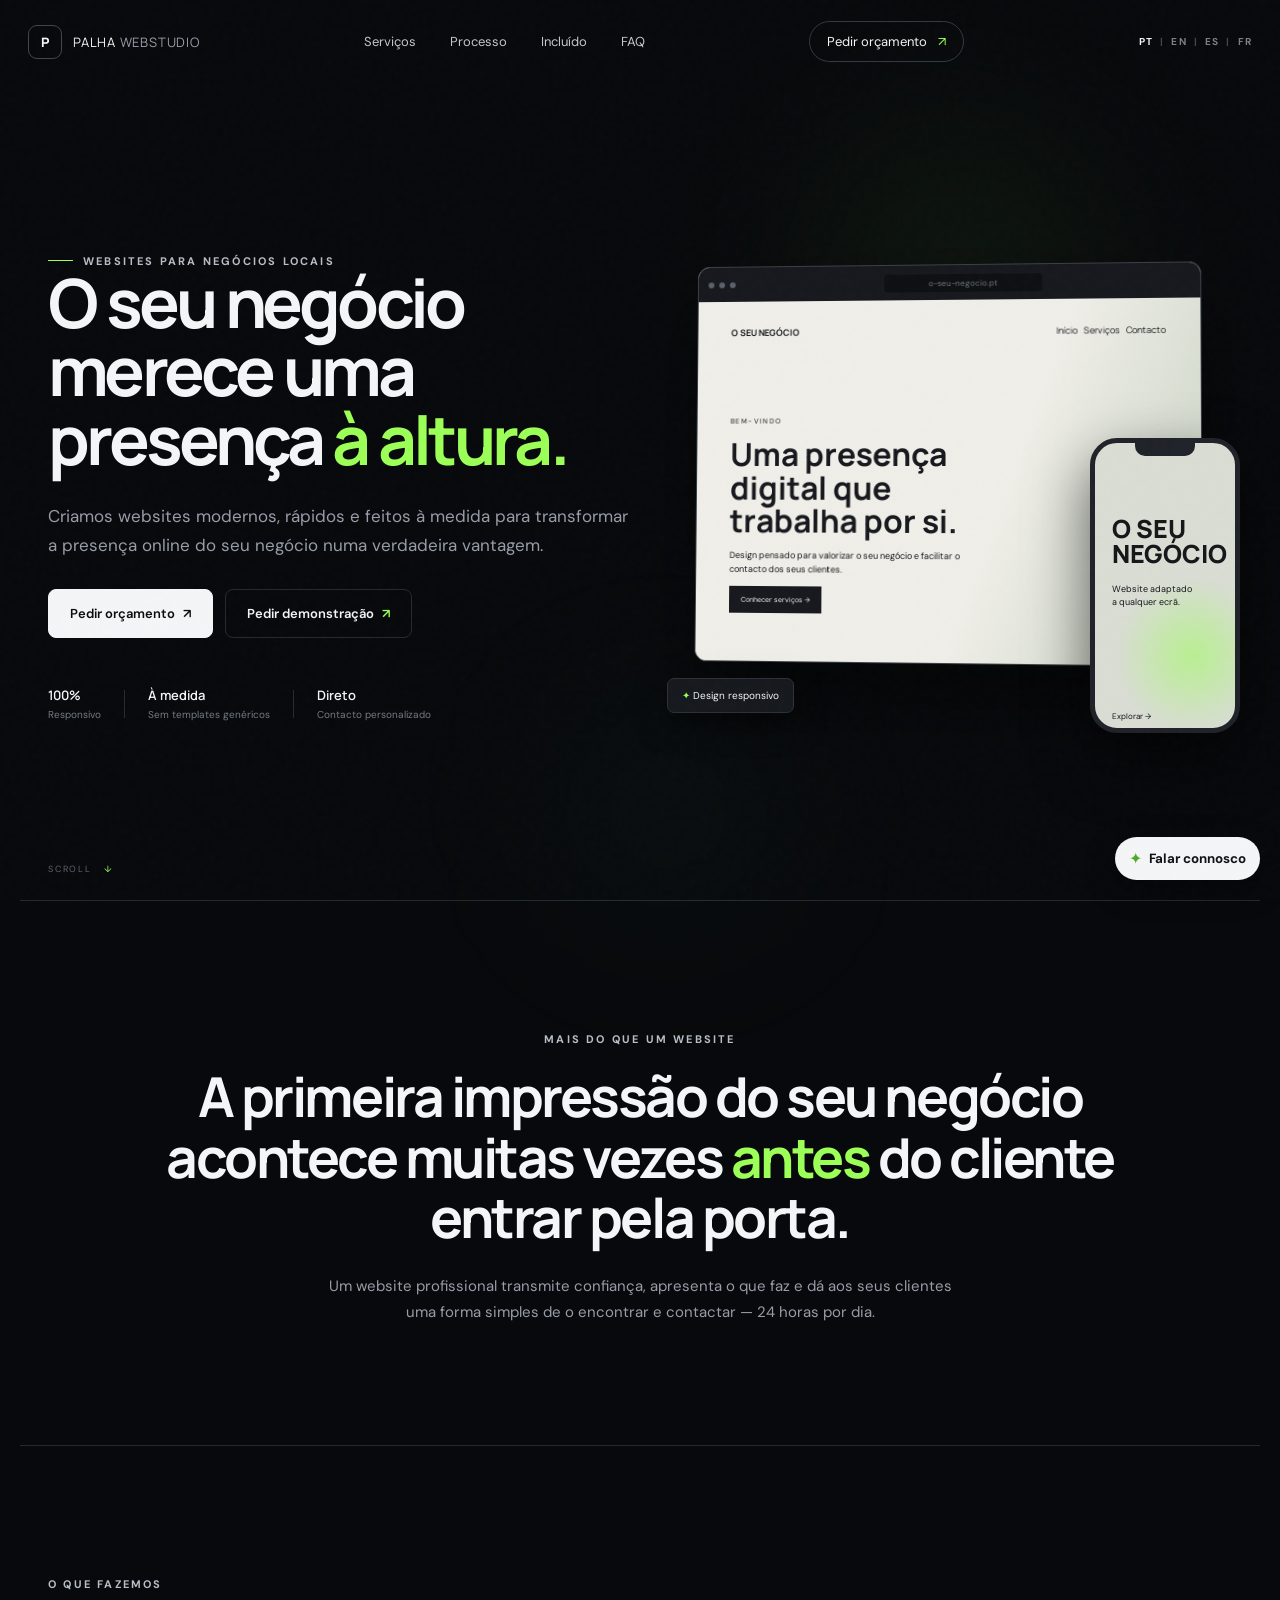
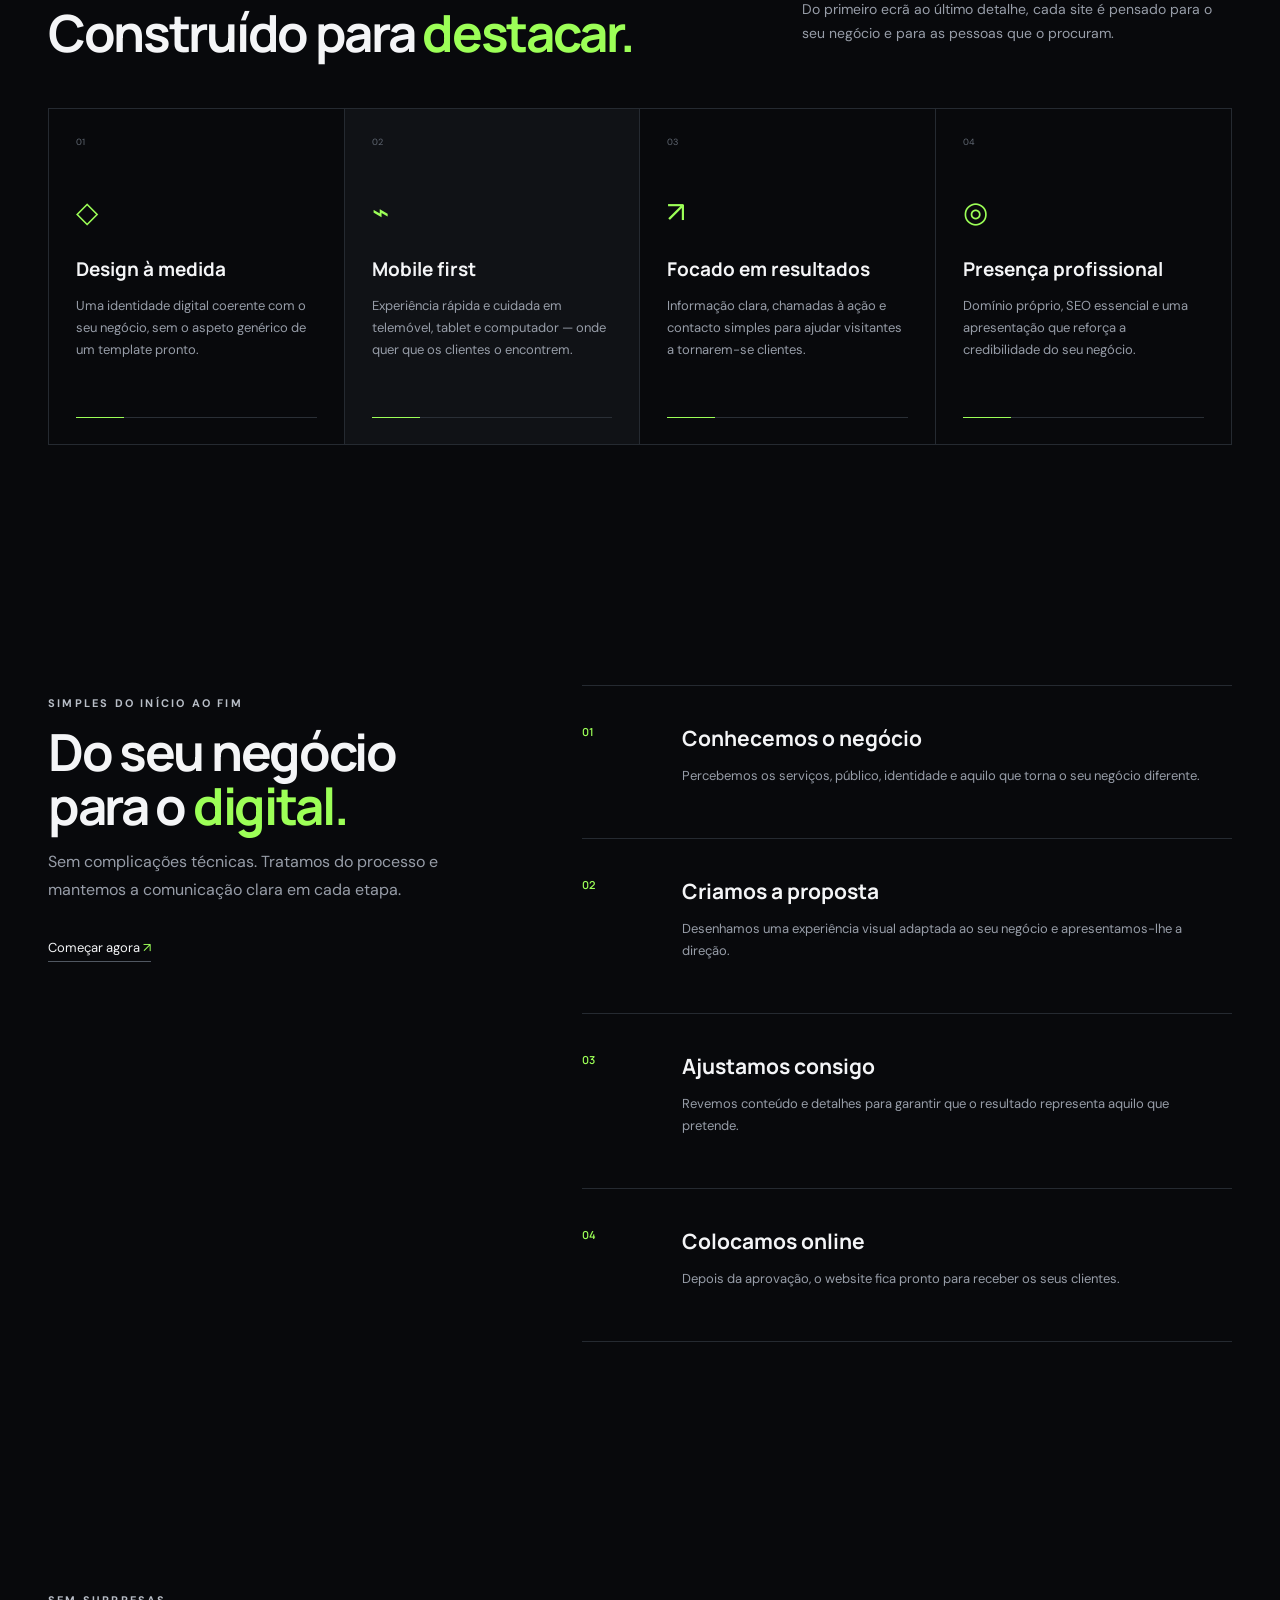
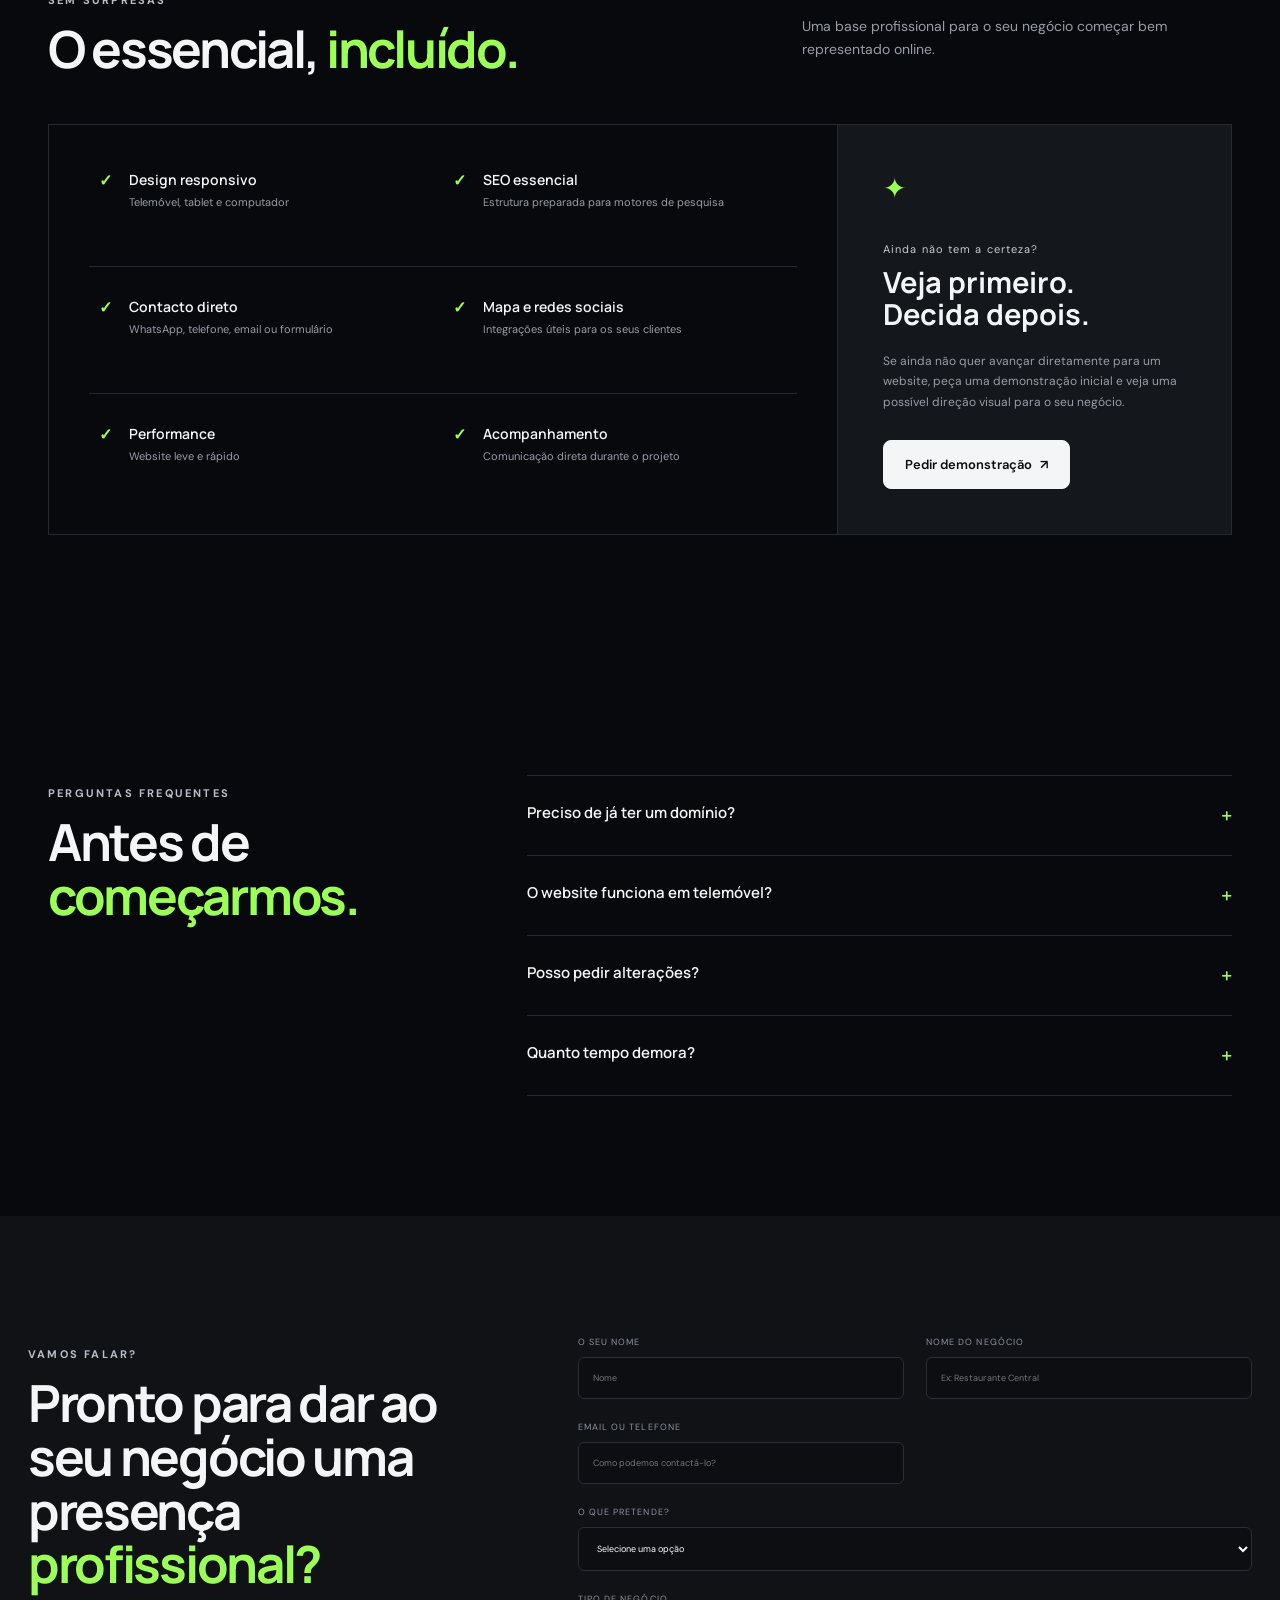
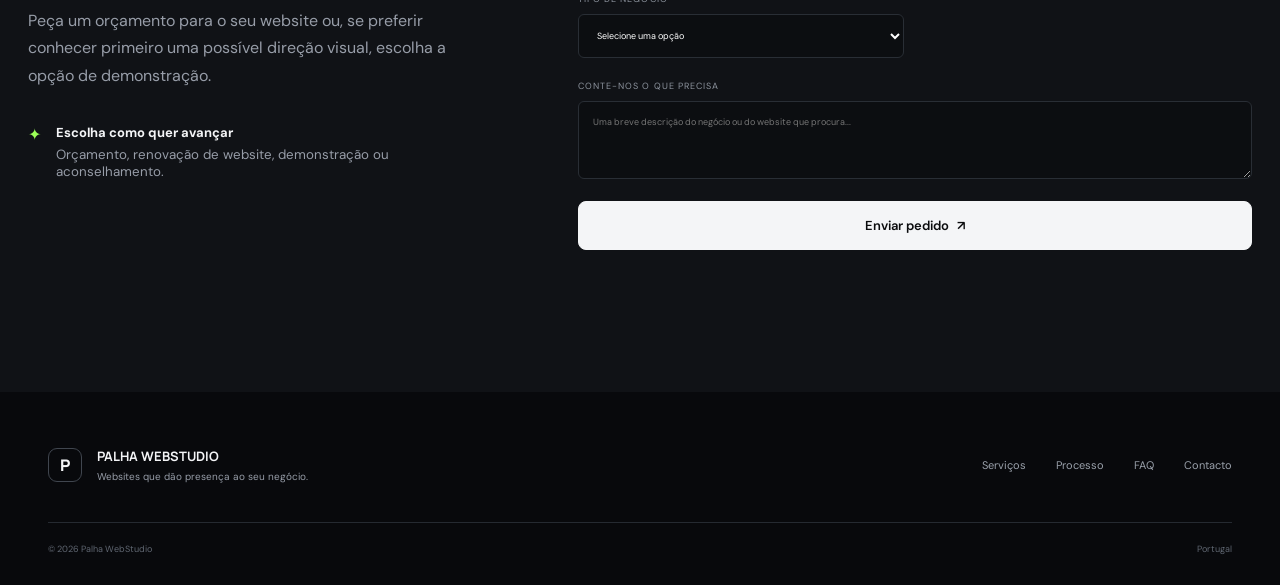
<file: index.html>
<!doctype html>
<html lang="pt-PT">
<head>
  <meta charset="utf-8">
  <meta name="viewport" content="width=device-width, initial-scale=1">

  <title>Criação de Sites Profissionais | Palha WebStudio</title>

  <meta name="description" content="Criação de sites profissionais para restaurantes, cafés, barbearias, ginásios e outros negócios locais em Portugal. Websites modernos, rápidos e adaptados a telemóvel. Peça uma demonstração sem compromisso.">

  <meta name="robots" content="index, follow">
  <link rel="canonical" href="https://palhaweb.pt/">

  <meta property="og:title" content="Palha WebStudio | Criação de Sites Profissionais">
  <meta property="og:description" content="Websites modernos e profissionais para negócios locais em Portugal. Peça uma demonstração sem compromisso.">
  <meta property="og:type" content="website">
  <meta property="og:url" content="https://www.palhaweb.pt/">
  <meta property="og:image" content="https://palhaweb.pt/palhaweb-preview.png">

  <meta name="twitter:card" content="summary_large_image">
  <meta name="twitter:title" content="Palha WebStudio | Criação de Sites Profissionais">
  <meta name="twitter:description" content="Criação de websites modernos para negócios locais em Portugal.">
  <meta name="twitter:image" content="https://palhaweb.pt/palhaweb-preview.png">

  <meta name="theme-color" content="#08090c">

  <link rel="icon" href="/favicon.svg" type="image/svg+xml">
  <link rel="stylesheet" href="style.css">
  <link rel="alternate" hreflang="pt-PT" href="https://palhaweb.pt/">
  <link rel="alternate" hreflang="en" href="https://palhaweb.pt/en/">
  <link rel="alternate" hreflang="es" href="https://palhaweb.pt/es/">
  <link rel="alternate" hreflang="fr" href="https://palhaweb.pt/fr/">
  <link rel="alternate" hreflang="x-default" href="https://palhaweb.pt/">

  <script type="application/ld+json">
  {
    "@context": "https://schema.org",
    "@type": "ProfessionalService",
    "name": "Palha WebStudio",
    "url": "https://palhaweb.pt/",
    "description": "Criação de websites profissionais para negócios locais em Portugal.",
    "areaServed": {
      "@type": "Country",
      "name": "Portugal"
    },
    "serviceType": [
      "Criação de websites",
      "Web design",
      "Desenvolvimento de websites para negócios locais"
    ]
  }
  </script>
  </script>

<!-- Google tag (gtag.js) -->
<script async src="https://www.googletagmanager.com/gtag/js?id=G-YPC4RB14T0"></script>
<script>
  window.dataLayer = window.dataLayer || [];
  function gtag(){dataLayer.push(arguments);}
  gtag('js', new Date());

  gtag('config', 'G-YPC4RB14T0');
</script>

</head>
<body>
  <div class="noise"></div>
  <header class="nav" id="nav">
    <a class="brand" href="#inicio" aria-label="Palha WebStudio">
      <span class="brand-mark">P</span><span>PALHA <b>WEBSTUDIO</b></span>
    </a>
    <nav class="desktop-nav">
      <a href="#servicos">Serviços</a>
      <a href="#processo">Processo</a>
      <a href="#incluido">Incluído</a>
      <a href="#faq">FAQ</a>
    </nav>
    <a class="nav-cta" href="#contacto">Pedir orçamento <span>↗</span></a><div class="language-switcher" aria-label="Language"><a href="/" class="active">PT</a><span>|</span><a href="/en/">EN</a><span>|</span><a href="/es/">ES</a><span>|</span><a href="/fr/">FR</a></div>
    <button class="menu" aria-label="Abrir menu" aria-expanded="false"><span></span><span></span></button>
  </header>

  <div class="mobile-nav">
    <a href="#servicos">Serviços</a><a href="#processo">Processo</a>
    <a href="#incluido">Incluído</a><a href="#faq">FAQ</a><a href="#contacto">Contacto</a>
  
  <div class="mobile-language" aria-label="Language"><a href="/" class="active">Português</a><a href="/en/">English</a><a href="/es/">Español</a><a href="/fr/">Français</a></div></div>

  <main>
    <section class="hero" id="inicio">
      <div class="orb orb-a"></div><div class="orb orb-b"></div>
      <div class="hero-copy reveal">
        <div class="eyebrow"><span></span> WEBSITES PARA NEGÓCIOS LOCAIS</div>
        <h1>O seu negócio merece uma presença <em>à altura.</em></h1>
        <p>Criamos websites modernos, rápidos e feitos à medida para transformar a presença online do seu negócio numa verdadeira vantagem.</p>
        <div class="hero-actions">
          <a class="btn primary" href="#contacto">Pedir orçamento <span>↗</span></a>
          <a class="btn ghost" href="#demonstracao">Pedir demonstração <span>↗</span></a>
        </div>
        <div class="trust">
          <div><strong>100%</strong><small>Responsivo</small></div>
          <i></i><div><strong>À medida</strong><small>Sem templates genéricos</small></div>
          <i></i><div><strong>Direto</strong><small>Contacto personalizado</small></div>
        </div>
      </div>
      <div class="hero-visual reveal">
        <div class="browser">
          <div class="browser-top"><span></span><span></span><span></span><div>o-seu-negocio.pt</div></div>
          <div class="mock">
            <div class="mock-nav"><b>O SEU NEGÓCIO</b><span>Início &nbsp; Serviços &nbsp; Contacto</span></div>
            <div class="mock-body">
              <small>BEM-VINDO</small>
              <h3>Uma presença digital que trabalha por si.</h3>
              <p>Design pensado para valorizar o seu negócio e facilitar o contacto dos seus clientes.</p>
              <button>Conhecer serviços →</button>
            </div>
          </div>
        </div>
        <div class="phone"><div class="phone-notch"></div><div class="phone-content"><b>O SEU<br>NEGÓCIO</b><small>Website adaptado<br>a qualquer ecrã.</small><span>Explorar →</span></div></div>
        <div class="float-tag">✦ Design responsivo</div>
      </div>
      <a href="#servicos" class="scroll">SCROLL <span>↓</span></a>
    </section>

    <section class="statement section">
      <p class="kicker reveal">MAIS DO QUE UM WEBSITE</p>
      <h2 class="reveal">A primeira impressão do seu negócio acontece muitas vezes <span>antes</span> do cliente entrar pela porta.</h2>
      <p class="statement-copy reveal">Um website profissional transmite confiança, apresenta o que faz e dá aos seus clientes uma forma simples de o encontrar e contactar — 24 horas por dia.</p>
    </section>

    <section class="section services" id="servicos">
      <div class="section-head reveal"><div><p class="kicker">O QUE FAZEMOS</p><h2>Construído para <span>destacar.</span></h2></div><p>Do primeiro ecrã ao último detalhe, cada site é pensado para o seu negócio e para as pessoas que o procuram.</p></div>
      <div class="service-grid">
        <article class="service-card reveal"><div class="num">01</div><div class="icon">◇</div><h3>Design à medida</h3><p>Uma identidade digital coerente com o seu negócio, sem o aspeto genérico de um template pronto.</p><span class="line"></span></article>
        <article class="service-card featured reveal"><div class="num">02</div><div class="icon">⌁</div><h3>Mobile first</h3><p>Experiência rápida e cuidada em telemóvel, tablet e computador — onde quer que os clientes o encontrem.</p><span class="line"></span></article>
        <article class="service-card reveal"><div class="num">03</div><div class="icon">↗</div><h3>Focado em resultados</h3><p>Informação clara, chamadas à ação e contacto simples para ajudar visitantes a tornarem-se clientes.</p><span class="line"></span></article>
        <article class="service-card reveal"><div class="num">04</div><div class="icon">◎</div><h3>Presença profissional</h3><p>Domínio próprio, SEO essencial e uma apresentação que reforça a credibilidade do seu negócio.</p><span class="line"></span></article>
      </div>
    </section>

    <section class="section process" id="processo">
      <div class="process-intro reveal"><p class="kicker">SIMPLES DO INÍCIO AO FIM</p><h2>Do seu negócio<br>para o <span>digital.</span></h2><p>Sem complicações técnicas. Tratamos do processo e mantemos a comunicação clara em cada etapa.</p><a href="#contacto">Começar agora <span>↗</span></a></div>
      <div class="steps">
        <article class="step reveal"><div class="step-no">01</div><div><h3>Conhecemos o negócio</h3><p>Percebemos os serviços, público, identidade e aquilo que torna o seu negócio diferente.</p></div></article>
        <article class="step reveal"><div class="step-no">02</div><div><h3>Criamos a proposta</h3><p>Desenhamos uma experiência visual adaptada ao seu negócio e apresentamos-lhe a direção.</p></div></article>
        <article class="step reveal"><div class="step-no">03</div><div><h3>Ajustamos consigo</h3><p>Revemos conteúdo e detalhes para garantir que o resultado representa aquilo que pretende.</p></div></article>
        <article class="step reveal"><div class="step-no">04</div><div><h3>Colocamos online</h3><p>Depois da aprovação, o website fica pronto para receber os seus clientes.</p></div></article>
      </div>
    </section>

    <section class="section included" id="incluido">
      <div class="section-head reveal"><div><p class="kicker">SEM SURPRESAS</p><h2>O essencial, <span>incluído.</span></h2></div><p>Uma base profissional para o seu negócio começar bem representado online.</p></div>
      <div class="include-wrap reveal">
        <div class="include-main">
          <div class="check"><b>✓</b><span><strong>Design responsivo</strong><small>Telemóvel, tablet e computador</small></span></div>
          <div class="check"><b>✓</b><span><strong>SEO essencial</strong><small>Estrutura preparada para motores de pesquisa</small></span></div>
          <div class="check"><b>✓</b><span><strong>Contacto direto</strong><small>WhatsApp, telefone, email ou formulário</small></span></div>
          <div class="check"><b>✓</b><span><strong>Mapa e redes sociais</strong><small>Integrações úteis para os seus clientes</small></span></div>
          <div class="check"><b>✓</b><span><strong>Performance</strong><small>Website leve e rápido</small></span></div>
          <div class="check"><b>✓</b><span><strong>Acompanhamento</strong><small>Comunicação direta durante o projeto</small></span></div>
        </div>
        <aside id="demonstracao"><span class="spark">✦</span><p>Ainda não tem a certeza?</p><h3>Veja primeiro.<br>Decida depois.</h3><p class="muted">Se ainda não quer avançar diretamente para um website, peça uma demonstração inicial e veja uma possível direção visual para o seu negócio.</p><a class="btn primary" href="#contacto">Pedir demonstração <span>↗</span></a></aside>
      </div>
    </section>

    <section class="section faq" id="faq">
      <div class="faq-title reveal"><p class="kicker">PERGUNTAS FREQUENTES</p><h2>Antes de<br><span>começarmos.</span></h2></div>
      <div class="accordion">
        <details class="reveal"><summary>Preciso de já ter um domínio?<span>+</span></summary><p>Não. Podemos orientar a configuração do domínio adequado ao seu negócio durante o processo.</p></details>
        <details class="reveal"><summary>O website funciona em telemóvel?<span>+</span></summary><p>Sim. Todos os websites são desenvolvidos para se adaptarem a telemóveis, tablets e computadores.</p></details>
        <details class="reveal"><summary>Posso pedir alterações?<span>+</span></summary><p>Sim. Antes da publicação revemos consigo os conteúdos e os principais detalhes do website.</p></details>
        <details class="reveal"><summary>Quanto tempo demora?<span>+</span></summary><p>Depende da dimensão e das funcionalidades do projeto. Depois de percebermos o que precisa, indicamos um prazo concreto.</p></details>
      </div>
    </section>

    <section class="contact section" id="contacto">
      <div class="contact-copy reveal">
        <p class="kicker">VAMOS FALAR?</p>
        <h2>Pronto para dar ao seu negócio uma presença <span>profissional?</span></h2>
        <p>Peça um orçamento para o seu website ou, se preferir conhecer primeiro uma possível direção visual, escolha a opção de demonstração.</p>
        <div class="contact-note"><span>✦</span><p><strong>Escolha como quer avançar</strong><small>Orçamento, renovação de website, demonstração ou aconselhamento.</small></p></div>
      </div>
     <form class="contact-form reveal" id="leadForm" action="https://formspree.io/f/mjgndrgn" method="POST">
        <label>O SEU NOME<input name="nome" required placeholder="Nome"></label>
        <label>NOME DO NEGÓCIO<input name="negocio" required placeholder="Ex: Restaurante Central"></label>
        <label>EMAIL OU TELEFONE<input name="contacto" required placeholder="Como podemos contactá-lo?"></label>
        <label class="full">O QUE PRETENDE?
          <select name="objetivo" required>
            <option value="">Selecione uma opção</option>
            <option>Quero criar um website</option>
            <option>Quero renovar o meu website atual</option>
            <option>Quero primeiro uma demonstração</option>
            <option>Ainda não sei / quero aconselhamento</option>
          </select>
        </label>
        <label>TIPO DE NEGÓCIO<select name="tipo"><option>Selecione uma opção</option><option>Restaurante / Café</option><option>Barbearia / Cabeleireiro</option><option>Ginásio / Fitness</option><option>Alojamento / Turismo</option><option>Serviços</option><option>Outro</option></select></label>
        <label class="full">CONTE-NOS O QUE PRECISA<textarea name="mensagem" rows="4" placeholder="Uma breve descrição do negócio ou do website que procura..."></textarea></label>
        <button class="btn primary full" type="submit">Enviar pedido <span>↗</span></button>
        <p class="form-status full" id="formStatus"></p>
      </form>
    </section>
  </main>

  <footer>
    <div class="footer-brand"><span class="brand-mark">P</span><div><strong>PALHA WEBSTUDIO</strong><small>Websites que dão presença ao seu negócio.</small></div></div>
    <div class="footer-links"><a href="#servicos">Serviços</a><a href="#processo">Processo</a><a href="#faq">FAQ</a><a href="#contacto">Contacto</a></div>
    <div class="footer-bottom"><span>© <span id="year"></span> Palha WebStudio</span><span>Portugal</span></div>
  </footer>

  <a class="whatsapp" href="#contacto" aria-label="Contactar"><span>✦</span><small>Falar connosco</small></a>
  <script src="script.js"></script>
</body>
</html>
</file>
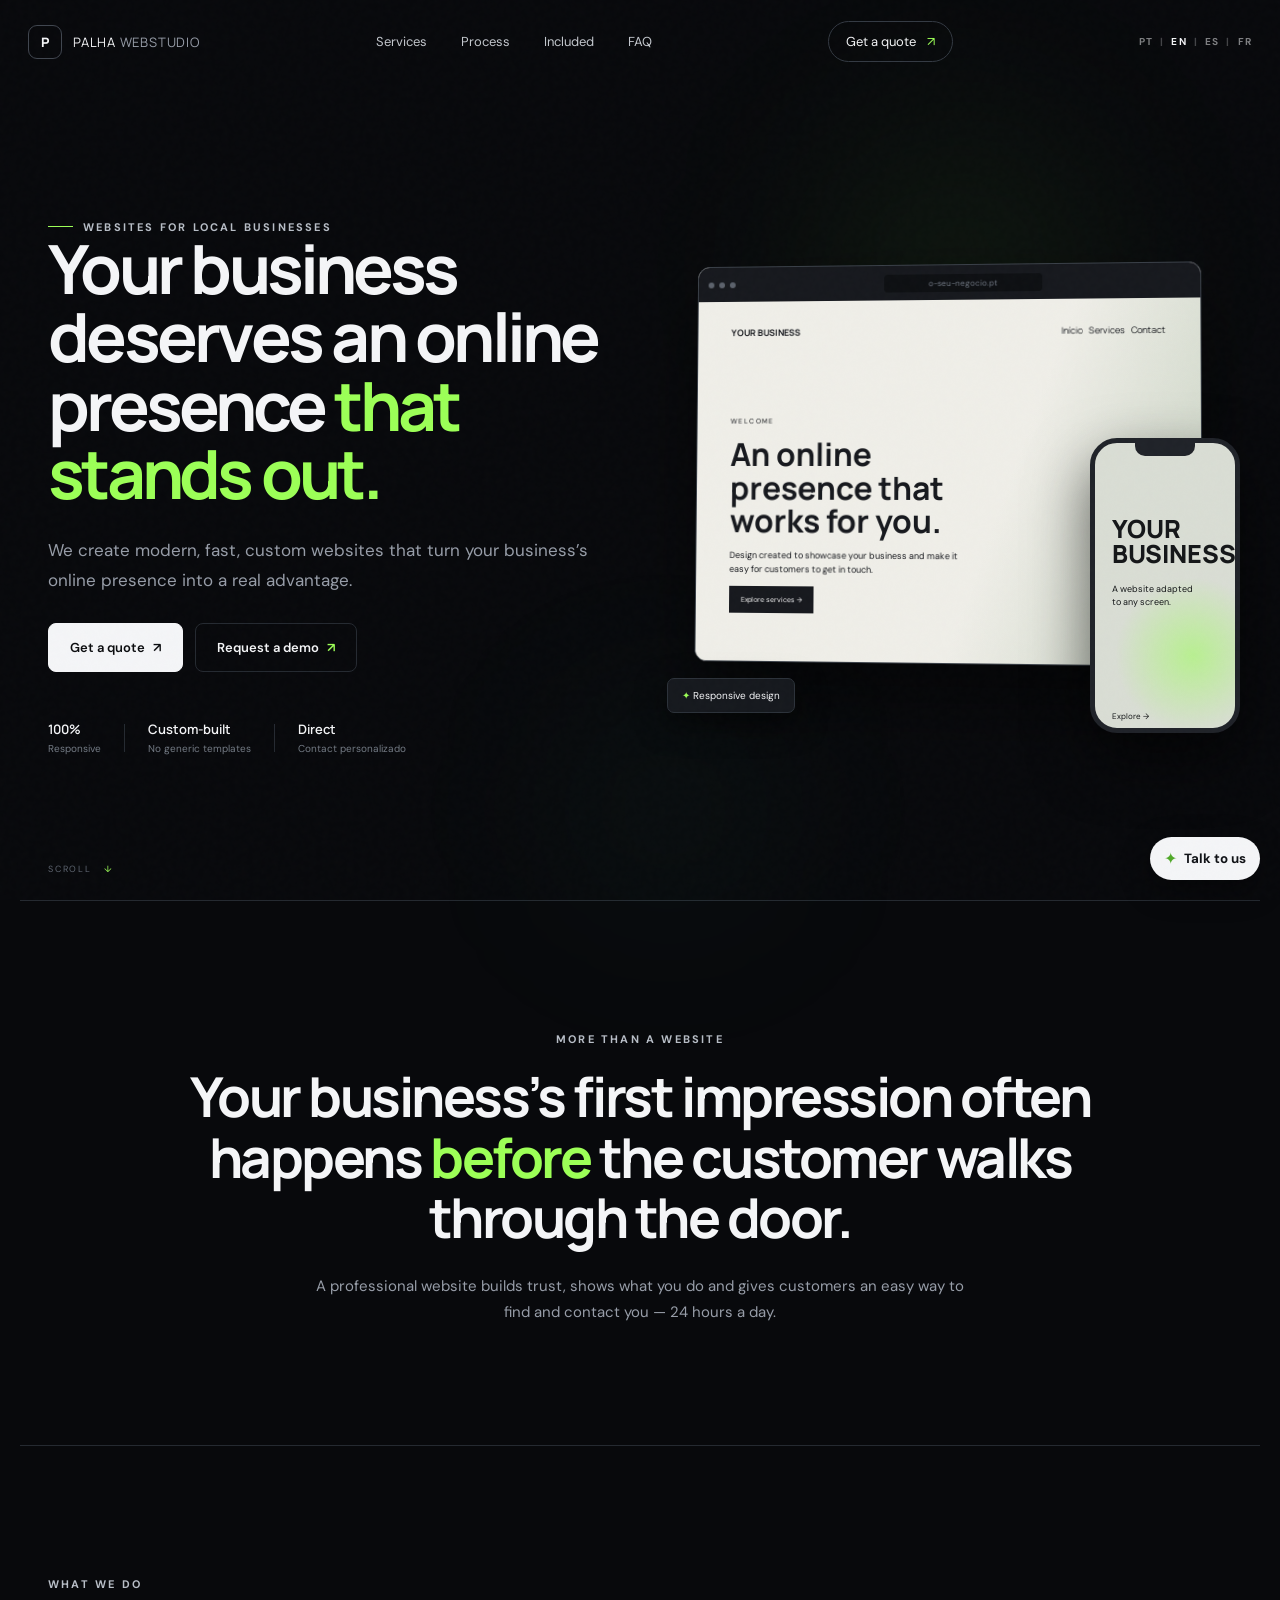
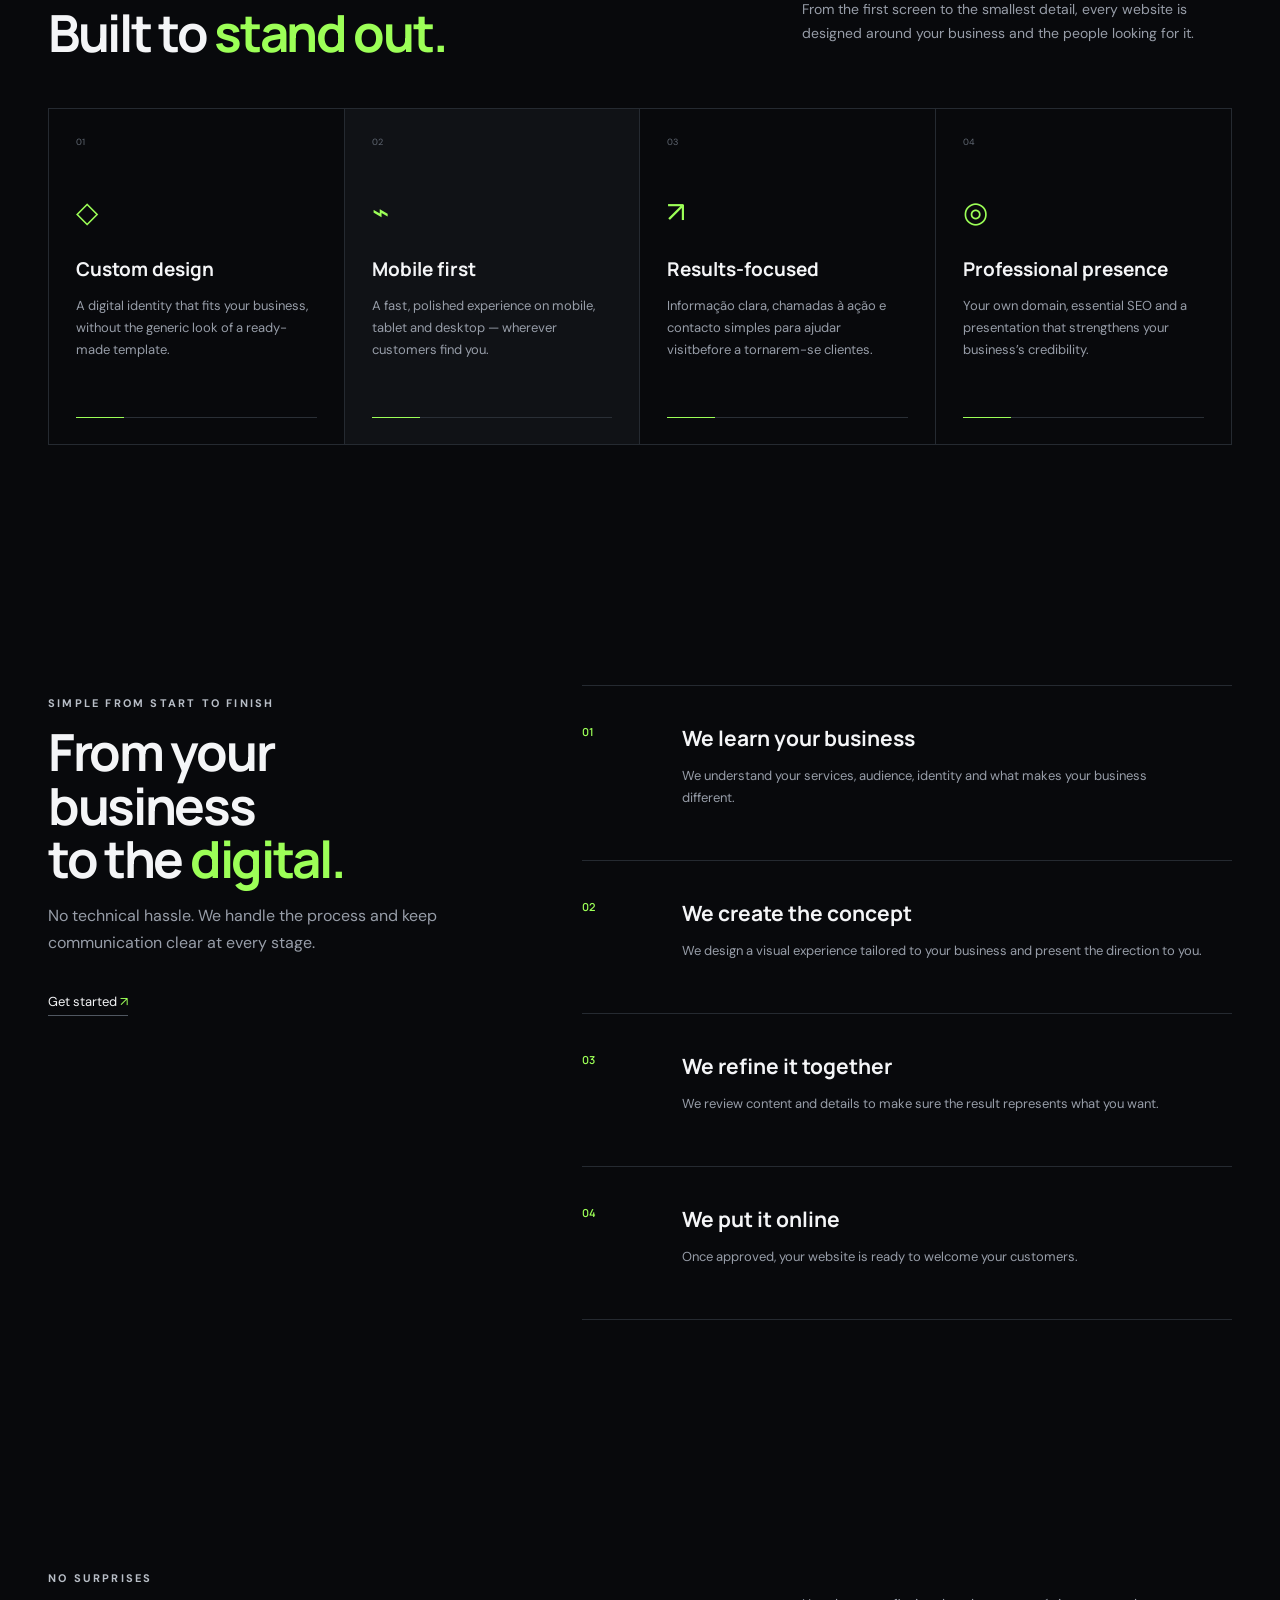
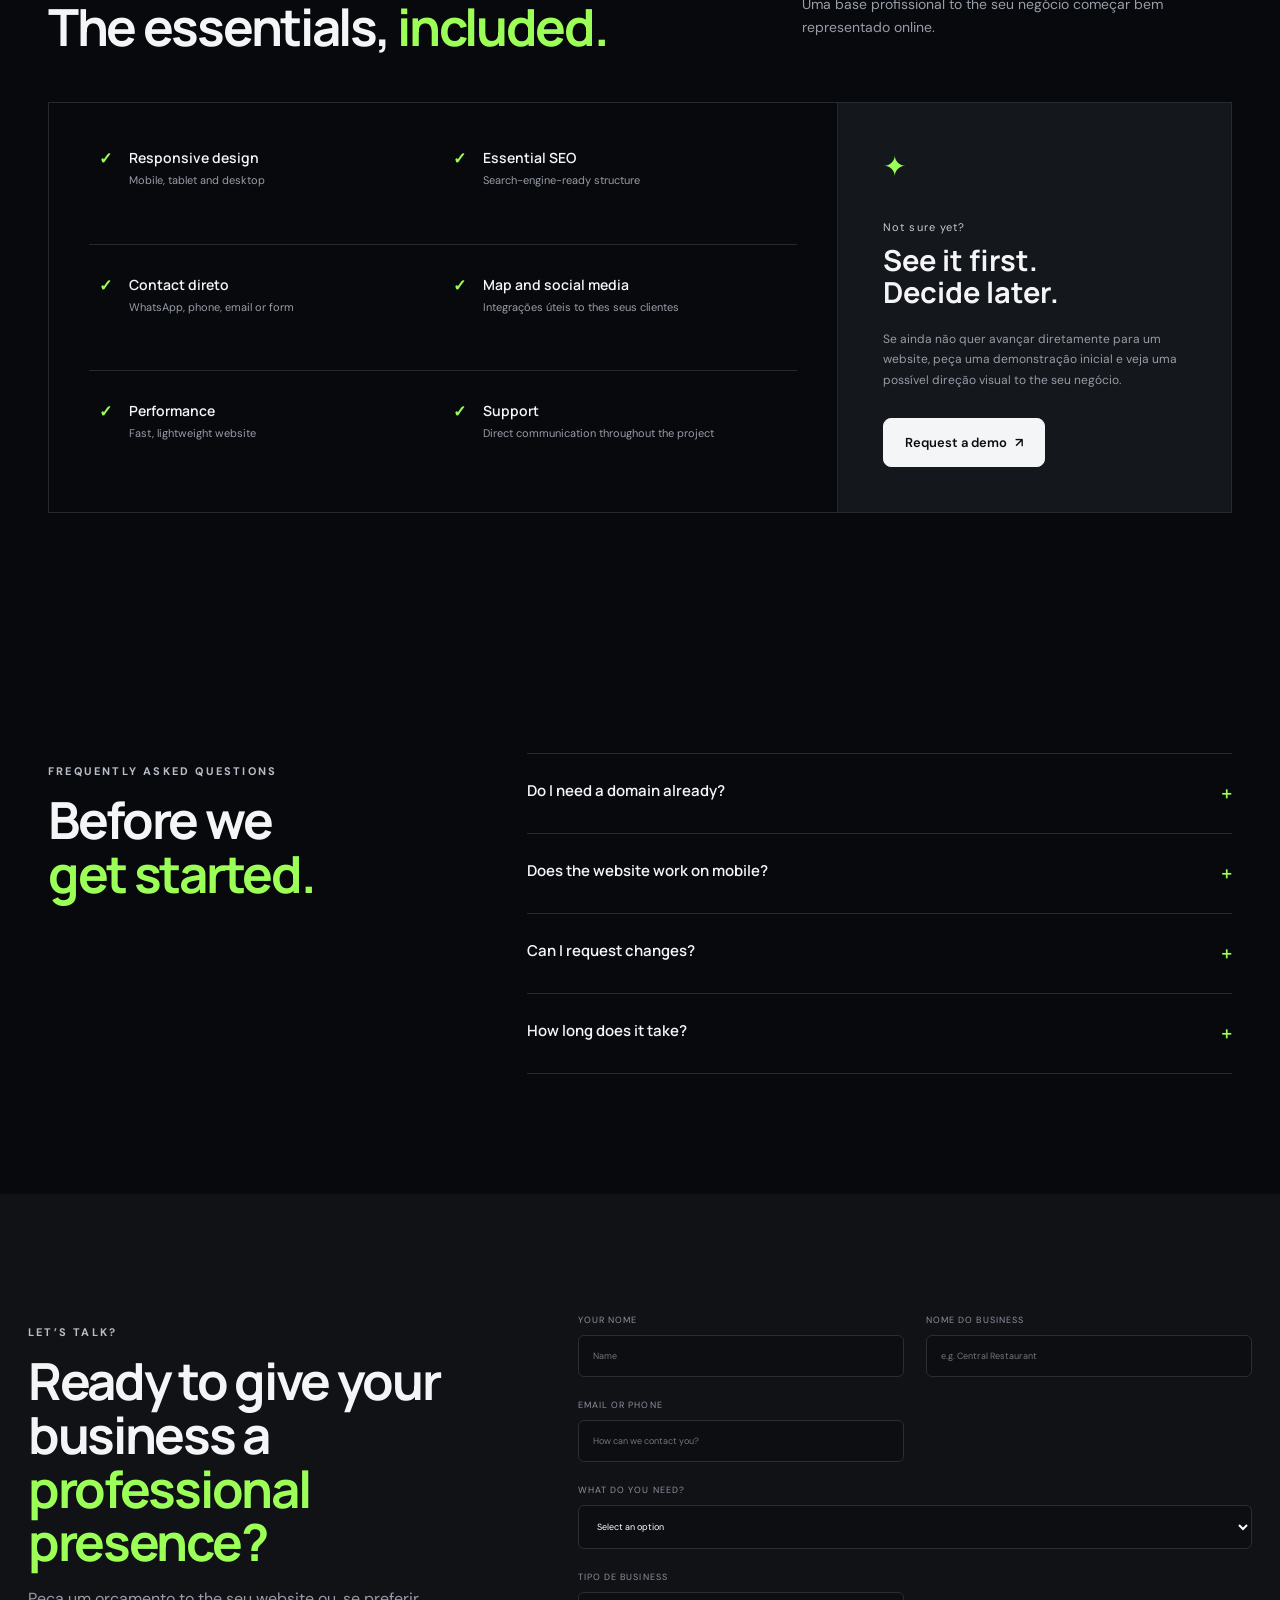
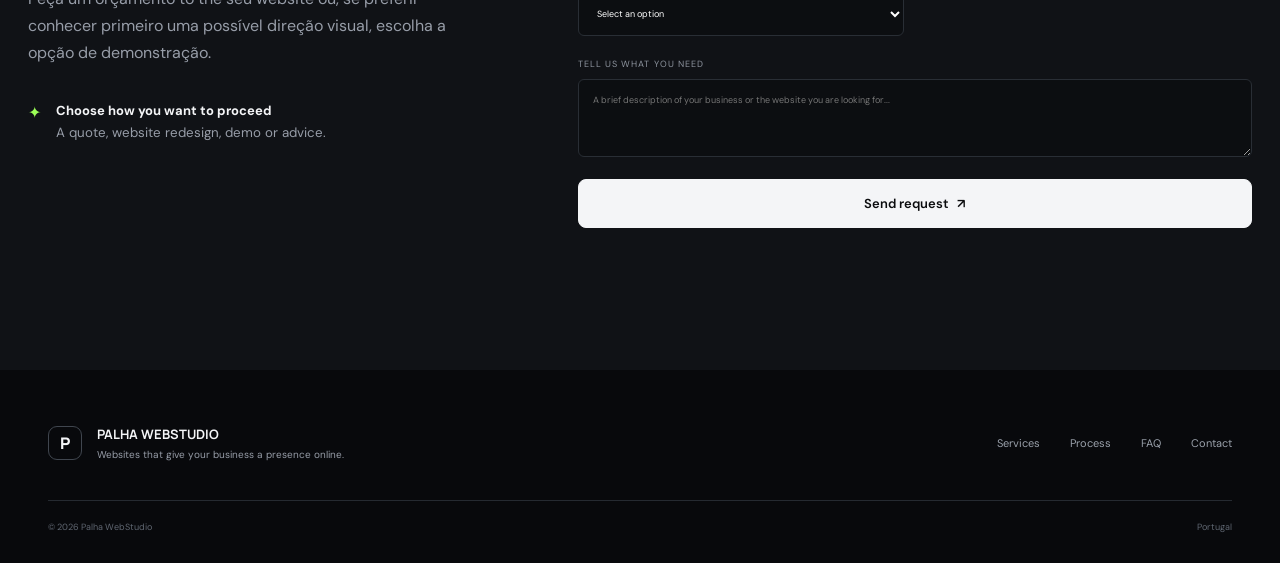
<file: en/index.html>
<!doctype html>
<html lang="en">
<head>
  <meta charset="utf-8">
  <meta name="viewport" content="width=device-width, initial-scale=1">

  <title>Professional Website Design | Palha WebStudio</title>

<meta name="description" content="Professional website design for restaurants, cafés, barbershops, gyms and other local businesses in Portugal. Modern, fast and mobile-friendly websites.">

  <meta name="robots" content="index, follow">
  <link rel="canonical" href="https://palhaweb.pt/en/">

  <meta property="og:title" content="Palha WebStudio | Professional Website Design">
 <meta property="og:description" content="Modern and professional websites for local businesses. Request a free, no-obligation demo.">
  <meta property="og:type" content="website">
  <meta property="og:url" content="https://palhaweb.pt/en/">
  <meta property="og:image" content="https://palhaweb.pt/palhaweb-preview.png">

  <meta name="twitter:card" content="summary_large_image">
  <meta name="twitter:title" content="Palha WebStudio | Professional Website Design">
  <meta name="twitter:description" content="Modern and professional website design for local businesses.">
  <meta name="twitter:image" content="https://palhaweb.pt/palhaweb-preview.png">

  <meta name="theme-color" content="#08090c">

  <link rel="icon" href="../favicon.svg" type="image/svg+xml">
  <link rel="stylesheet" href="../style.css">
  <link rel="alternate" hreflang="pt-PT" href="https://palhaweb.pt/">
  <link rel="alternate" hreflang="en" href="https://palhaweb.pt/en/">
  <link rel="alternate" hreflang="es" href="https://palhaweb.pt/es/">
  <link rel="alternate" hreflang="fr" href="https://palhaweb.pt/fr/">
  <link rel="alternate" hreflang="x-default" href="https://palhaweb.pt/">


  <script type="application/ld+json">
  {
    "@context": "https://schema.org",
    "@type": "ProfessionalService",
    "name": "Palha WebStudio",
    "url": "https://palhaweb.pt/",
    "description": "Professional website design for local businesses in Portugal.",
    "areaServed": {
      "@type": "Country",
      "name": "Portugal"
    },
    "serviceType": [
      "Criação de websites",
      "Web design",
      "Desenvolvimento de websites para negócios locais"
    ]
  }
  </script>
  </script>

<!-- Google tag (gtag.js) -->
<script async src="https://www.googletagmanager.com/gtag/js?id=G-YPC4RB14T0"></script>
<script>
  window.dataLayer = window.dataLayer || [];
  function gtag(){dataLayer.push(arguments);}
  gtag('js', new Date());

  gtag('config', 'G-YPC4RB14T0');
</script>

</head>
<body>
  <div class="noise"></div>
  <header class="nav" id="nav">
    <a class="brand" href="#inicio" aria-label="Palha WebStudio">
      <span class="brand-mark">P</span><span>PALHA <b>WEBSTUDIO</b></span>
    </a>
    <nav class="desktop-nav">
      <a href="#servicos">Services</a>
      <a href="#processo">Process</a>
      <a href="#incluido">Included</a>
      <a href="#faq">FAQ</a>
    </nav>
    <a class="nav-cta" href="#contacto">Get a quote <span>↗</span></a><div class="language-switcher" aria-label="Language"><a href="/">PT</a><span>|</span><a href="/en/" class="active">EN</a><span>|</span><a href="/es/">ES</a><span>|</span><a href="/fr/">FR</a></div>
    <button class="menu" aria-label="Open menu" aria-expanded="false"><span></span><span></span></button>
  </header>

  <div class="mobile-nav">
    <a href="#servicos">Services</a><a href="#processo">Process</a>
    <a href="#incluido">Included</a><a href="#faq">FAQ</a><a href="#contacto">Contact</a>
  
  <div class="mobile-language" aria-label="Language"><a href="/">Português</a><a href="/en/" class="active">English</a><a href="/es/">Español</a><a href="/fr/">Français</a></div></div>

  <main>
    <section class="hero" id="inicio">
      <div class="orb orb-a"></div><div class="orb orb-b"></div>
      <div class="hero-copy reveal">
        <div class="eyebrow"><span></span> WEBSITES FOR LOCAL BUSINESSES</div>
        <h1>Your business deserves an online presence <em>that stands out.</em></h1>
        <p>We create modern, fast, custom websites that turn your business’s online presence into a real advantage.</p>
        <div class="hero-actions">
          <a class="btn primary" href="#contacto">Get a quote <span>↗</span></a>
          <a class="btn ghost" href="#demonstracao">Request a demo <span>↗</span></a>
        </div>
        <div class="trust">
          <div><strong>100%</strong><small>Responsive</small></div>
          <i></i><div><strong>Custom-built</strong><small>No generic templates</small></div>
          <i></i><div><strong>Direct</strong><small>Contact personalizado</small></div>
        </div>
      </div>
      <div class="hero-visual reveal">
        <div class="browser">
          <div class="browser-top"><span></span><span></span><span></span><div>o-seu-negocio.pt</div></div>
          <div class="mock">
            <div class="mock-nav"><b>YOUR BUSINESS</b><span>Início &nbsp; Services &nbsp; Contact</span></div>
            <div class="mock-body">
              <small>WELCOME</small>
              <h3>An online presence that works for you.</h3>
              <p>Design created to showcase your business and make it easy for customers to get in touch.</p>
              <button>Explore services →</button>
            </div>
          </div>
        </div>
        <div class="phone"><div class="phone-notch"></div><div class="phone-content"><b>YOUR<br>BUSINESS</b><small>A website adapted<br>to any screen.</small><span>Explore →</span></div></div>
        <div class="float-tag">✦ Responsive design</div>
      </div>
      <a href="#servicos" class="scroll">SCROLL <span>↓</span></a>
    </section>

    <section class="statement section">
      <p class="kicker reveal">MORE THAN A WEBSITE</p>
      <h2 class="reveal">Your business’s first impression often happens <span>before</span> the customer walks through the door.</h2>
      <p class="statement-copy reveal">A professional website builds trust, shows what you do and gives customers an easy way to find and contact you — 24 hours a day.</p>
    </section>

    <section class="section services" id="servicos">
      <div class="section-head reveal"><div><p class="kicker">WHAT WE DO</p><h2>Built to <span>stand out.</span></h2></div><p>From the first screen to the smallest detail, every website is designed around your business and the people looking for it.</p></div>
      <div class="service-grid">
        <article class="service-card reveal"><div class="num">01</div><div class="icon">◇</div><h3>Custom design</h3><p>A digital identity that fits your business, without the generic look of a ready-made template.</p><span class="line"></span></article>
        <article class="service-card featured reveal"><div class="num">02</div><div class="icon">⌁</div><h3>Mobile first</h3><p>A fast, polished experience on mobile, tablet and desktop — wherever customers find you.</p><span class="line"></span></article>
        <article class="service-card reveal"><div class="num">03</div><div class="icon">↗</div><h3>Results-focused</h3><p>Informação clara, chamadas à ação e contacto simples para ajudar visitbefore a tornarem-se clientes.</p><span class="line"></span></article>
        <article class="service-card reveal"><div class="num">04</div><div class="icon">◎</div><h3>Professional presence</h3><p>Your own domain, essential SEO and a presentation that strengthens your business’s credibility.</p><span class="line"></span></article>
      </div>
    </section>

    <section class="section process" id="processo">
      <div class="process-intro reveal"><p class="kicker">SIMPLE FROM START TO FINISH</p><h2>From your business<br>to the <span>digital.</span></h2><p>No technical hassle. We handle the process and keep communication clear at every stage.</p><a href="#contacto">Get started <span>↗</span></a></div>
      <div class="steps">
        <article class="step reveal"><div class="step-no">01</div><div><h3>We learn your business</h3><p>We understand your services, audience, identity and what makes your business different.</p></div></article>
        <article class="step reveal"><div class="step-no">02</div><div><h3>We create the concept</h3><p>We design a visual experience tailored to your business and present the direction to you.</p></div></article>
        <article class="step reveal"><div class="step-no">03</div><div><h3>We refine it together</h3><p>We review content and details to make sure the result represents what you want.</p></div></article>
        <article class="step reveal"><div class="step-no">04</div><div><h3>We put it online</h3><p>Once approved, your website is ready to welcome your customers.</p></div></article>
      </div>
    </section>

    <section class="section included" id="incluido">
      <div class="section-head reveal"><div><p class="kicker">NO SURPRISES</p><h2>The essentials, <span>included.</span></h2></div><p>Uma base profissional to the seu negócio começar bem representado online.</p></div>
      <div class="include-wrap reveal">
        <div class="include-main">
          <div class="check"><b>✓</b><span><strong>Responsive design</strong><small>Mobile, tablet and desktop</small></span></div>
          <div class="check"><b>✓</b><span><strong>Essential SEO</strong><small>Search-engine-ready structure</small></span></div>
          <div class="check"><b>✓</b><span><strong>Contact direto</strong><small>WhatsApp, phone, email or form</small></span></div>
          <div class="check"><b>✓</b><span><strong>Map and social media</strong><small>Integrações úteis to thes seus clientes</small></span></div>
          <div class="check"><b>✓</b><span><strong>Performance</strong><small>Fast, lightweight website</small></span></div>
          <div class="check"><b>✓</b><span><strong>Support</strong><small>Direct communication throughout the project</small></span></div>
        </div>
        <aside id="demonstracao"><span class="spark">✦</span><p>Not sure yet?</p><h3>See it first.<br>Decide later.</h3><p class="muted">Se ainda não quer avançar diretamente para um website, peça uma demonstração inicial e veja uma possível direção visual to the seu negócio.</p><a class="btn primary" href="#contacto">Request a demo <span>↗</span></a></aside>
      </div>
    </section>

    <section class="section faq" id="faq">
      <div class="faq-title reveal"><p class="kicker">FREQUENTLY ASKED QUESTIONS</p><h2>Before we<br><span>get started.</span></h2></div>
      <div class="accordion">
        <details class="reveal"><summary>Do I need a domain already?<span>+</span></summary><p>No. We can guide you through setting up the right domain for your business during the process.</p></details>
        <details class="reveal"><summary>Does the website work on mobile?<span>+</span></summary><p>Yes. All websites are designed to work across mobile, tablet and desktop.</p></details>
        <details class="reveal"><summary>Can I request changes?<span>+</span></summary><p>Yes. Before publishing, we review the content and key website details with you.</p></details>
        <details class="reveal"><summary>How long does it take?<span>+</span></summary><p>It depends on the project size and features. Once we understand what you need, we will give you a clear timeline.</p></details>
      </div>
    </section>

    <section class="contact section" id="contacto">
      <div class="contact-copy reveal">
        <p class="kicker">LET’S TALK?</p>
        <h2>Ready to give your business a <span>professional presence?</span></h2>
        <p>Peça um orçamento to the seu website ou, se preferir conhecer primeiro uma possível direção visual, escolha a opção de demonstração.</p>
        <div class="contact-note"><span>✦</span><p><strong>Choose how you want to proceed</strong><small>A quote, website redesign, demo or advice.</small></p></div>
      </div>
     <form class="contact-form reveal" id="leadForm" action="https://formspree.io/f/mjgndrgn" method="POST">
        <label>YOUR NOME<input name="nome" required placeholder="Name"></label>
        <label>NOME DO BUSINESS<input name="negocio" required placeholder="e.g. Central Restaurant"></label>
        <label>EMAIL OR PHONE<input name="contacto" required placeholder="How can we contact you?"></label>
        <label class="full">WHAT DO YOU NEED?
          <select name="objetivo" required>
            <option value="">Select an option</option>
            <option>I want to create a website</option>
            <option>I want to redesign my current website</option>
            <option>I want a demo first</option>
            <option>I’m not sure yet / I need advice</option>
          </select>
        </label>
        <label>TIPO DE BUSINESS<select name="tipo"><option>Select an option</option><option>Restaurant / Café</option><option>Barbershop / Hairdresser</option><option>Gym / Fitness</option><option>Accommodation / Tourism</option><option>Services</option><option>Other</option></select></label>
        <label class="full">TELL US WHAT YOU NEED<textarea name="mensagem" rows="4" placeholder="A brief description of your business or the website you are looking for..."></textarea></label>
        <button class="btn primary full" type="submit">Send request <span>↗</span></button>
        <p class="form-status full" id="formStatus"></p>
      </form>
    </section>
  </main>

  <footer>
    <div class="footer-brand"><span class="brand-mark">P</span><div><strong>PALHA WEBSTUDIO</strong><small>Websites that give your business a presence online.</small></div></div>
    <div class="footer-links"><a href="#servicos">Services</a><a href="#processo">Process</a><a href="#faq">FAQ</a><a href="#contacto">Contact</a></div>
    <div class="footer-bottom"><span>© <span id="year"></span> Palha WebStudio</span><span>Portugal</span></div>
  </footer>

  <a class="whatsapp" href="#contacto" aria-label="Contactar"><span>✦</span><small>Talk to us</small></a>
  <script src="../script.js"></script>
</body>
</html>
</file>
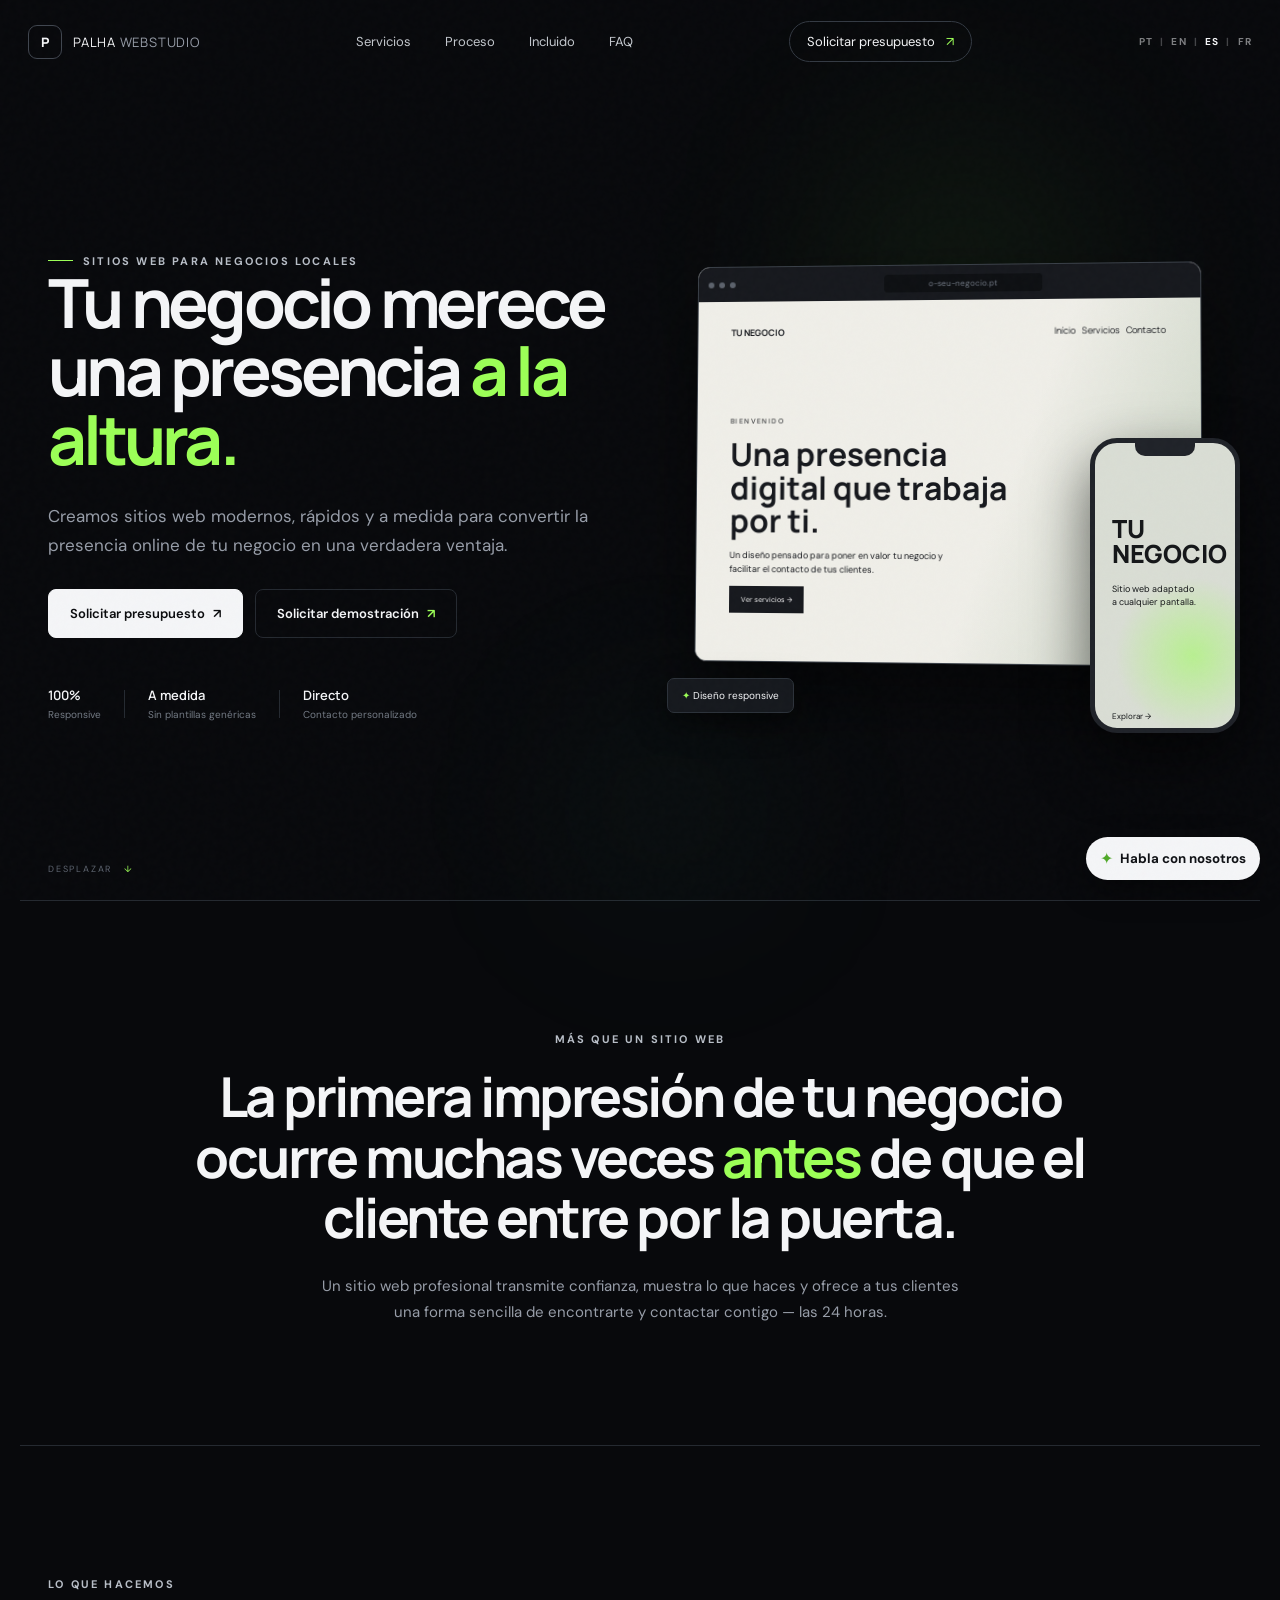
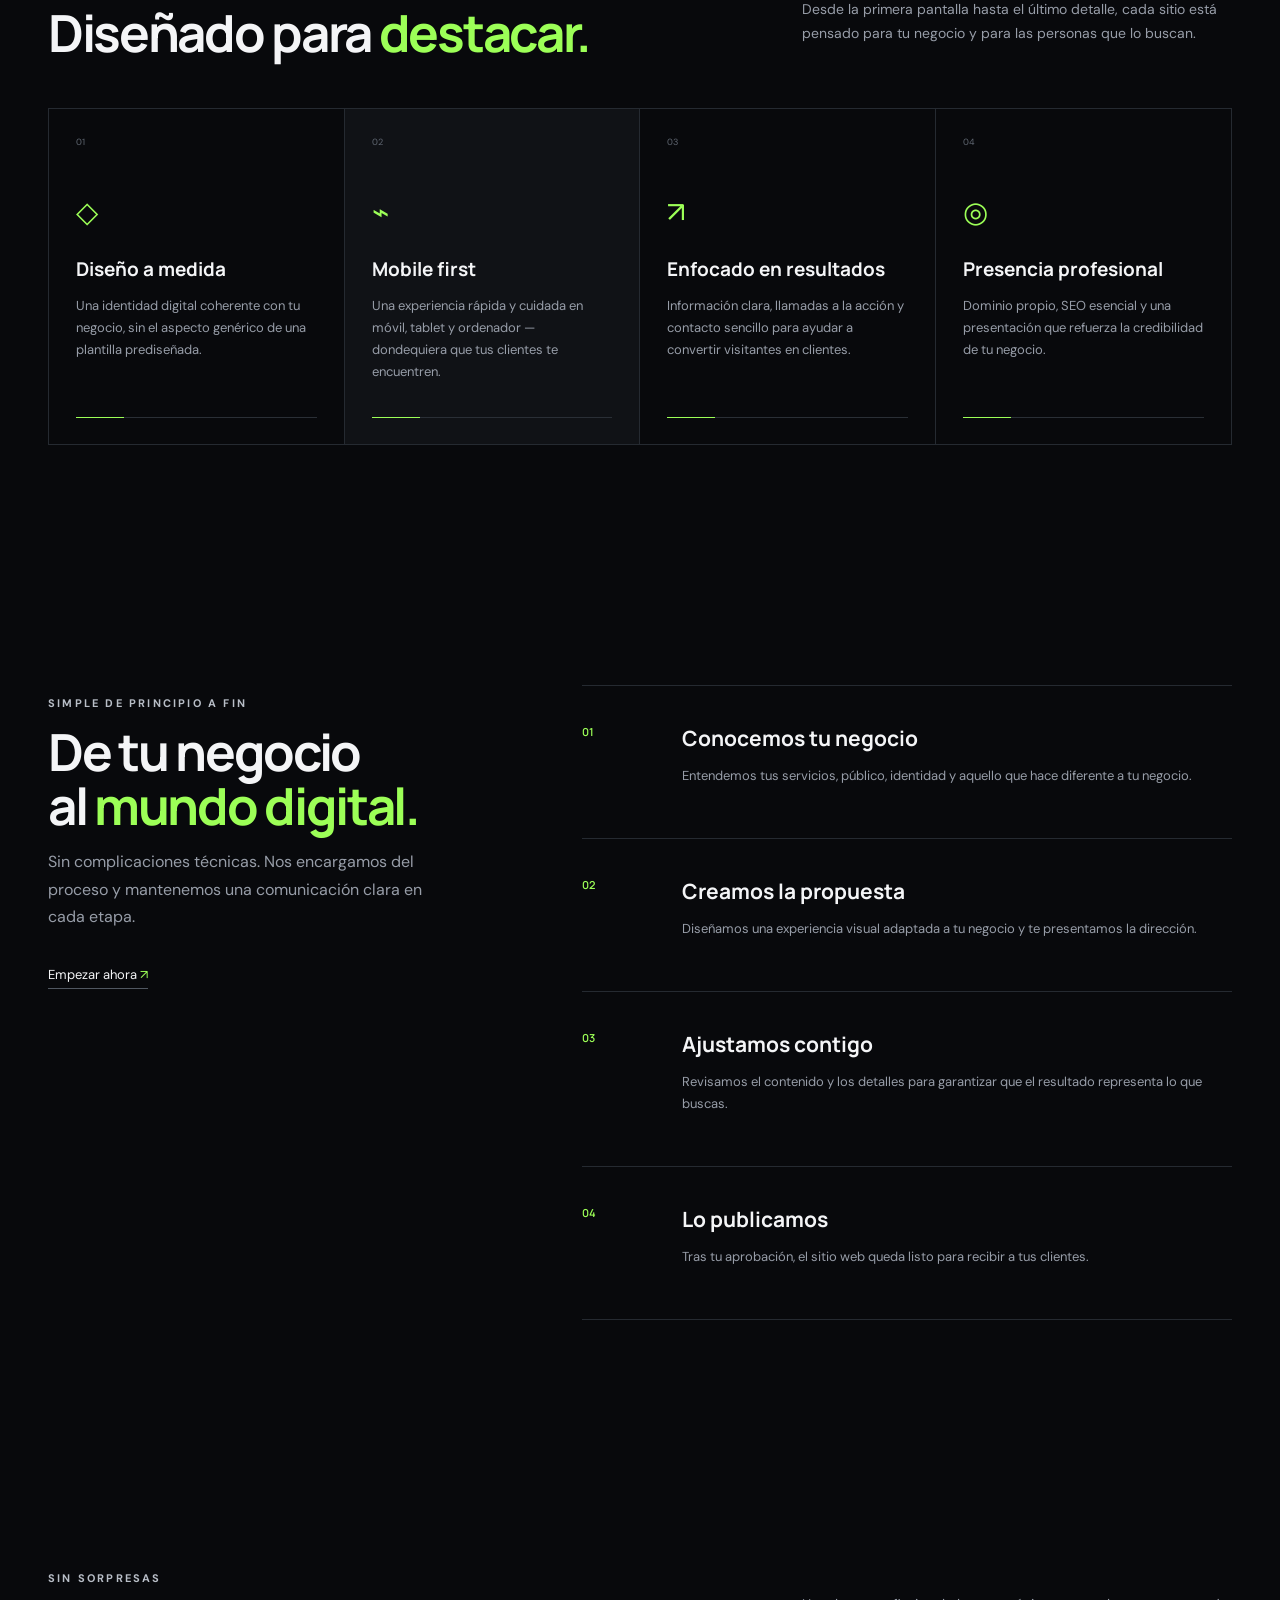
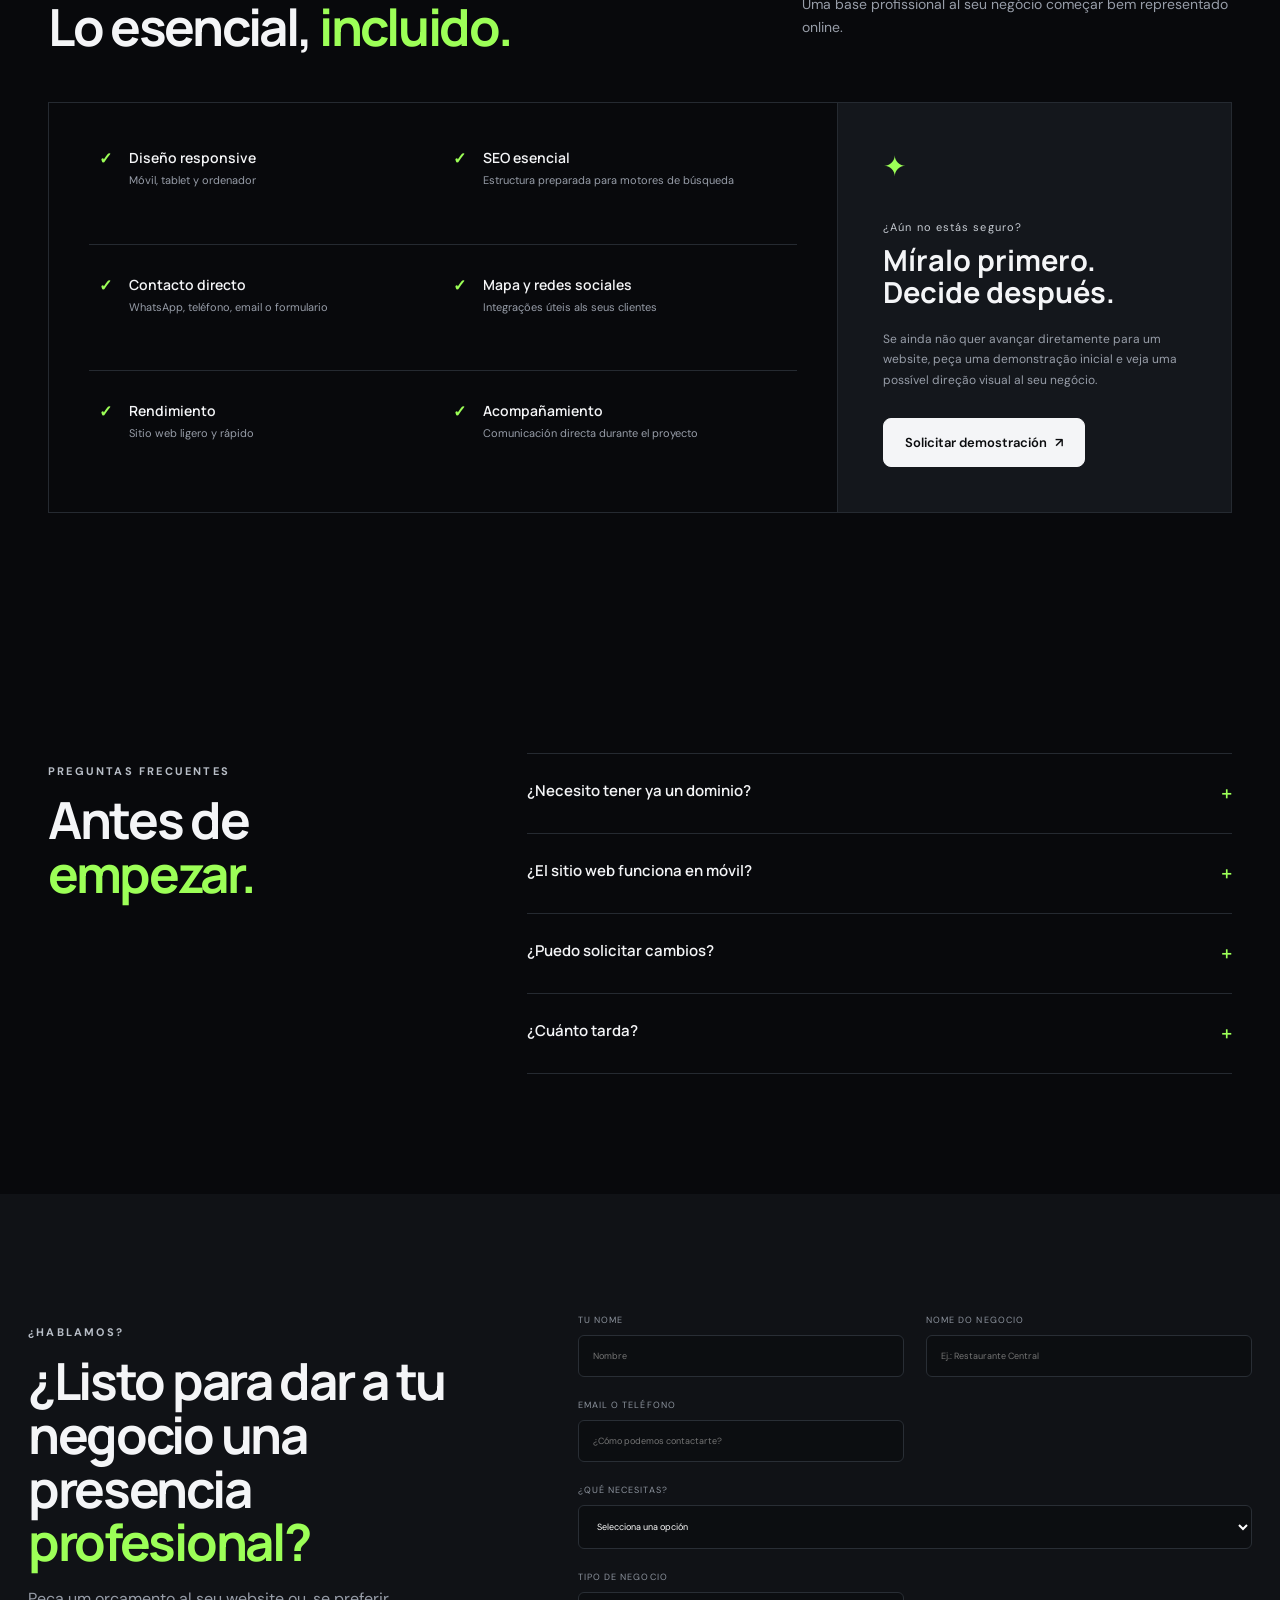
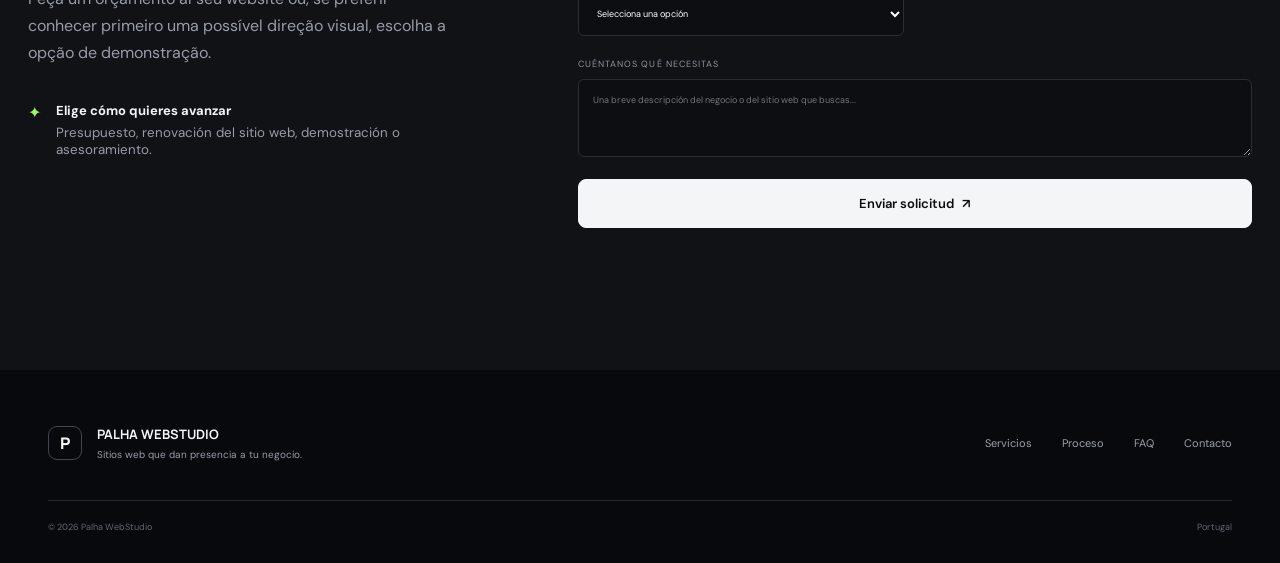
<file: es/index.html>
<!doctype html>
<html lang="es">
<head>
  <meta charset="utf-8">
  <meta name="viewport" content="width=device-width, initial-scale=1">

<title>Diseño de sitios web profesionales | Palha WebStudio</title>

 <meta name="description" content="Diseño de sitios web profesionales para restaurantes, cafeterías, barberías, gimnasios y otros negocios locales en Portugal. Sitios web modernos, rápidos y adaptados a móviles.">
  <meta name="robots" content="index, follow">
  <link rel="canonical" href="https://palhaweb.pt/es/">

 <meta property="og:title" content="Palha WebStudio | Diseño de sitios web profesionales">
<meta property="og:description" content="Sitios web modernos y profesionales para negocios locales. Solicita una demostración gratuita y sin compromiso.">
  <meta property="og:type" content="website">
  <meta property="og:url" content="https://palhaweb.pt/es/">
  <meta property="og:image" content="https://palhaweb.pt/palhaweb-preview.png">

  <meta name="twitter:card" content="summary_large_image">
 <meta name="twitter:title" content="Palha WebStudio | Diseño de sitios web profesionales">
 <meta name="twitter:description" content="Diseño de sitios web modernos y profesionales para negocios locales.">
  <meta name="twitter:image" content="https://palhaweb.pt/palhaweb-preview.png">

  <meta name="theme-color" content="#08090c">

  <link rel="icon" href="../favicon.svg" type="image/svg+xml">
  <link rel="stylesheet" href="../style.css">
  <link rel="alternate" hreflang="pt-PT" href="https://palhaweb.pt/">
  <link rel="alternate" hreflang="en" href="https://palhaweb.pt/en/">
  <link rel="alternate" hreflang="es" href="https://palhaweb.pt/es/">
  <link rel="alternate" hreflang="fr" href="https://palhaweb.pt/fr/">
  <link rel="alternate" hreflang="x-default" href="https://palhaweb.pt/">


  <script type="application/ld+json">
  {
    "@context": "https://schema.org",
    "@type": "ProfessionalService",
    "name": "Palha WebStudio",
    "url": "https://palhaweb.pt/",
    "description": "Diseño profesional de sitios web para negocios locales en Portugal.",
    "areaServed": {
      "@type": "Country",
      "name": "Portugal"
    },
    "serviceType": [
      "Criação de websites",
      "Diseño web",
      "Desenvolvimento de websites para negócios locais"
    ]
  }
  </script>
  </script>

<!-- Google tag (gtag.js) -->
<script async src="https://www.googletagmanager.com/gtag/js?id=G-YPC4RB14T0"></script>
<script>
  window.dataLayer = window.dataLayer || [];
  function gtag(){dataLayer.push(arguments);}
  gtag('js', new Date());

  gtag('config', 'G-YPC4RB14T0');
</script>

</head>
<body>
  <div class="noise"></div>
  <header class="nav" id="nav">
    <a class="brand" href="#inicio" aria-label="Palha WebStudio">
      <span class="brand-mark">P</span><span>PALHA <b>WEBSTUDIO</b></span>
    </a>
    <nav class="desktop-nav">
      <a href="#servicos">Servicios</a>
      <a href="#processo">Proceso</a>
      <a href="#incluido">Incluido</a>
      <a href="#faq">FAQ</a>
    </nav>
    <a class="nav-cta" href="#contacto">Solicitar presupuesto <span>↗</span></a><div class="language-switcher" aria-label="Language"><a href="/">PT</a><span>|</span><a href="/en/">EN</a><span>|</span><a href="/es/" class="active">ES</a><span>|</span><a href="/fr/">FR</a></div>
    <button class="menu" aria-label="Abrir menú" aria-expanded="false"><span></span><span></span></button>
  </header>

  <div class="mobile-nav">
    <a href="#servicos">Servicios</a><a href="#processo">Proceso</a>
    <a href="#incluido">Incluido</a><a href="#faq">FAQ</a><a href="#contacto">Contacto</a>
  
  <div class="mobile-language" aria-label="Language"><a href="/">Português</a><a href="/en/">English</a><a href="/es/" class="active">Español</a><a href="/fr/">Français</a></div></div>

  <main>
    <section class="hero" id="inicio">
      <div class="orb orb-a"></div><div class="orb orb-b"></div>
      <div class="hero-copy reveal">
        <div class="eyebrow"><span></span> SITIOS WEB PARA NEGOCIOS LOCALES</div>
        <h1>Tu negocio merece una presencia <em>a la altura.</em></h1>
        <p>Creamos sitios web modernos, rápidos y a medida para convertir la presencia online de tu negocio en una verdadera ventaja.</p>
        <div class="hero-actions">
          <a class="btn primary" href="#contacto">Solicitar presupuesto <span>↗</span></a>
          <a class="btn ghost" href="#demonstracao">Solicitar demostración <span>↗</span></a>
        </div>
        <div class="trust">
          <div><strong>100%</strong><small>Responsive</small></div>
          <i></i><div><strong>A medida</strong><small>Sin plantillas genéricas</small></div>
          <i></i><div><strong>Directo</strong><small>Contacto personalizado</small></div>
        </div>
      </div>
      <div class="hero-visual reveal">
        <div class="browser">
          <div class="browser-top"><span></span><span></span><span></span><div>o-seu-negocio.pt</div></div>
          <div class="mock">
            <div class="mock-nav"><b>TU NEGOCIO</b><span>Início &nbsp; Servicios &nbsp; Contacto</span></div>
            <div class="mock-body">
              <small>BIENVENIDO</small>
              <h3>Una presencia digital que trabaja por ti.</h3>
              <p>Un diseño pensado para poner en valor tu negocio y facilitar el contacto de tus clientes.</p>
              <button>Ver servicios →</button>
            </div>
          </div>
        </div>
        <div class="phone"><div class="phone-notch"></div><div class="phone-content"><b>TU<br>NEGOCIO</b><small>Sitio web adaptado<br>a cualquier pantalla.</small><span>Explorar →</span></div></div>
        <div class="float-tag">✦ Diseño responsive</div>
      </div>
      <a href="#servicos" class="scroll">DESPLAZAR <span>↓</span></a>
    </section>

    <section class="statement section">
      <p class="kicker reveal">MÁS QUE UN SITIO WEB</p>
      <h2 class="reveal">La primera impresión de tu negocio ocurre muchas veces <span>antes</span> de que el cliente entre por la puerta.</h2>
      <p class="statement-copy reveal">Un sitio web profesional transmite confianza, muestra lo que haces y ofrece a tus clientes una forma sencilla de encontrarte y contactar contigo — las 24 horas.</p>
    </section>

    <section class="section services" id="servicos">
      <div class="section-head reveal"><div><p class="kicker">LO QUE HACEMOS</p><h2>Diseñado para <span>destacar.</span></h2></div><p>Desde la primera pantalla hasta el último detalle, cada sitio está pensado para tu negocio y para las personas que lo buscan.</p></div>
      <div class="service-grid">
        <article class="service-card reveal"><div class="num">01</div><div class="icon">◇</div><h3>Diseño a medida</h3><p>Una identidad digital coherente con tu negocio, sin el aspecto genérico de una plantilla prediseñada.</p><span class="line"></span></article>
        <article class="service-card featured reveal"><div class="num">02</div><div class="icon">⌁</div><h3>Mobile first</h3><p>Una experiencia rápida y cuidada en móvil, tablet y ordenador — dondequiera que tus clientes te encuentren.</p><span class="line"></span></article>
        <article class="service-card reveal"><div class="num">03</div><div class="icon">↗</div><h3>Enfocado en resultados</h3><p>Información clara, llamadas a la acción y contacto sencillo para ayudar a convertir visitantes en clientes.</p><span class="line"></span></article>
        <article class="service-card reveal"><div class="num">04</div><div class="icon">◎</div><h3>Presencia profesional</h3><p>Dominio propio, SEO esencial y una presentación que refuerza la credibilidad de tu negocio.</p><span class="line"></span></article>
      </div>
    </section>

    <section class="section process" id="processo">
      <div class="process-intro reveal"><p class="kicker">SIMPLE DE PRINCIPIO A FIN</p><h2>De tu negocio<br>al <span>mundo digital.</span></h2><p>Sin complicaciones técnicas. Nos encargamos del proceso y mantenemos una comunicación clara en cada etapa.</p><a href="#contacto">Empezar ahora <span>↗</span></a></div>
      <div class="steps">
        <article class="step reveal"><div class="step-no">01</div><div><h3>Conocemos tu negocio</h3><p>Entendemos tus servicios, público, identidad y aquello que hace diferente a tu negocio.</p></div></article>
        <article class="step reveal"><div class="step-no">02</div><div><h3>Creamos la propuesta</h3><p>Diseñamos una experiencia visual adaptada a tu negocio y te presentamos la dirección.</p></div></article>
        <article class="step reveal"><div class="step-no">03</div><div><h3>Ajustamos contigo</h3><p>Revisamos el contenido y los detalles para garantizar que el resultado representa lo que buscas.</p></div></article>
        <article class="step reveal"><div class="step-no">04</div><div><h3>Lo publicamos</h3><p>Tras tu aprobación, el sitio web queda listo para recibir a tus clientes.</p></div></article>
      </div>
    </section>

    <section class="section included" id="incluido">
      <div class="section-head reveal"><div><p class="kicker">SIN SORPRESAS</p><h2>Lo esencial, <span>incluido.</span></h2></div><p>Uma base profissional al seu negócio começar bem representado online.</p></div>
      <div class="include-wrap reveal">
        <div class="include-main">
          <div class="check"><b>✓</b><span><strong>Diseño responsive</strong><small>Móvil, tablet y ordenador</small></span></div>
          <div class="check"><b>✓</b><span><strong>SEO esencial</strong><small>Estructura preparada para motores de búsqueda</small></span></div>
          <div class="check"><b>✓</b><span><strong>Contacto directo</strong><small>WhatsApp, teléfono, email o formulario</small></span></div>
          <div class="check"><b>✓</b><span><strong>Mapa y redes sociales</strong><small>Integrações úteis als seus clientes</small></span></div>
          <div class="check"><b>✓</b><span><strong>Rendimiento</strong><small>Sitio web ligero y rápido</small></span></div>
          <div class="check"><b>✓</b><span><strong>Acompañamiento</strong><small>Comunicación directa durante el proyecto</small></span></div>
        </div>
        <aside id="demonstracao"><span class="spark">✦</span><p>¿Aún no estás seguro?</p><h3>Míralo primero.<br>Decide después.</h3><p class="muted">Se ainda não quer avançar diretamente para um website, peça uma demonstração inicial e veja uma possível direção visual al seu negócio.</p><a class="btn primary" href="#contacto">Solicitar demostración <span>↗</span></a></aside>
      </div>
    </section>

    <section class="section faq" id="faq">
      <div class="faq-title reveal"><p class="kicker">PREGUNTAS FRECUENTES</p><h2>Antes de<br><span>empezar.</span></h2></div>
      <div class="accordion">
        <details class="reveal"><summary>¿Necesito tener ya un dominio?<span>+</span></summary><p>No. Podemos ayudarte a configurar el dominio adecuado para tu negocio durante el proceso.</p></details>
        <details class="reveal"><summary>¿El sitio web funciona en móvil?<span>+</span></summary><p>Sí. Todos los sitios web están diseñados para adaptarse a móviles, tablets y ordenadores.</p></details>
        <details class="reveal"><summary>¿Puedo solicitar cambios?<span>+</span></summary><p>Sí. Antes de publicar, revisamos contigo el contenido y los principales detalles del sitio.</p></details>
        <details class="reveal"><summary>¿Cuánto tarda?<span>+</span></summary><p>Depende del tamaño y las funcionalidades del proyecto. Cuando sepamos lo que necesitas, te indicaremos un plazo concreto.</p></details>
      </div>
    </section>

    <section class="contact section" id="contacto">
      <div class="contact-copy reveal">
        <p class="kicker">¿HABLAMOS?</p>
        <h2>¿Listo para dar a tu negocio una presencia <span>profesional?</span></h2>
        <p>Peça um orçamento al seu website ou, se preferir conhecer primeiro uma possível direção visual, escolha a opção de demonstração.</p>
        <div class="contact-note"><span>✦</span><p><strong>Elige cómo quieres avanzar</strong><small>Presupuesto, renovación del sitio web, demostración o asesoramiento.</small></p></div>
      </div>
     <form class="contact-form reveal" id="leadForm" action="https://formspree.io/f/mjgndrgn" method="POST">
        <label>TU NOME<input name="nome" required placeholder="Nombre"></label>
        <label>NOME DO NEGOCIO<input name="negocio" required placeholder="Ej.: Restaurante Central"></label>
        <label>EMAIL O TELÉFONO<input name="contacto" required placeholder="¿Cómo podemos contactarte?"></label>
        <label class="full">¿QUÉ NECESITAS?
          <select name="objetivo" required>
            <option value="">Selecciona una opción</option>
            <option>Quiero crear un sitio web</option>
            <option>Quiero renovar mi sitio web actual</option>
            <option>Quiero una demostración primero</option>
            <option>Aún no lo sé / quiero asesoramiento</option>
          </select>
        </label>
        <label>TIPO DE NEGOCIO<select name="tipo"><option>Selecciona una opción</option><option>Restaurante / Café</option><option>Barbería / Peluquería</option><option>Gimnasio / Fitness</option><option>Alojamiento / Turismo</option><option>Servicios</option><option>Otro</option></select></label>
        <label class="full">CUÉNTANOS QUÉ NECESITAS<textarea name="mensagem" rows="4" placeholder="Una breve descripción del negocio o del sitio web que buscas..."></textarea></label>
        <button class="btn primary full" type="submit">Enviar solicitud <span>↗</span></button>
        <p class="form-status full" id="formStatus"></p>
      </form>
    </section>
  </main>

  <footer>
    <div class="footer-brand"><span class="brand-mark">P</span><div><strong>PALHA WEBSTUDIO</strong><small>Sitios web que dan presencia a tu negocio.</small></div></div>
    <div class="footer-links"><a href="#servicos">Servicios</a><a href="#processo">Proceso</a><a href="#faq">FAQ</a><a href="#contacto">Contacto</a></div>
    <div class="footer-bottom"><span>© <span id="year"></span> Palha WebStudio</span><span>Portugal</span></div>
  </footer>

  <a class="whatsapp" href="#contacto" aria-label="Contactar"><span>✦</span><small>Habla con nosotros</small></a>
  <script src="../script.js"></script>
</body>
</html>
</file>
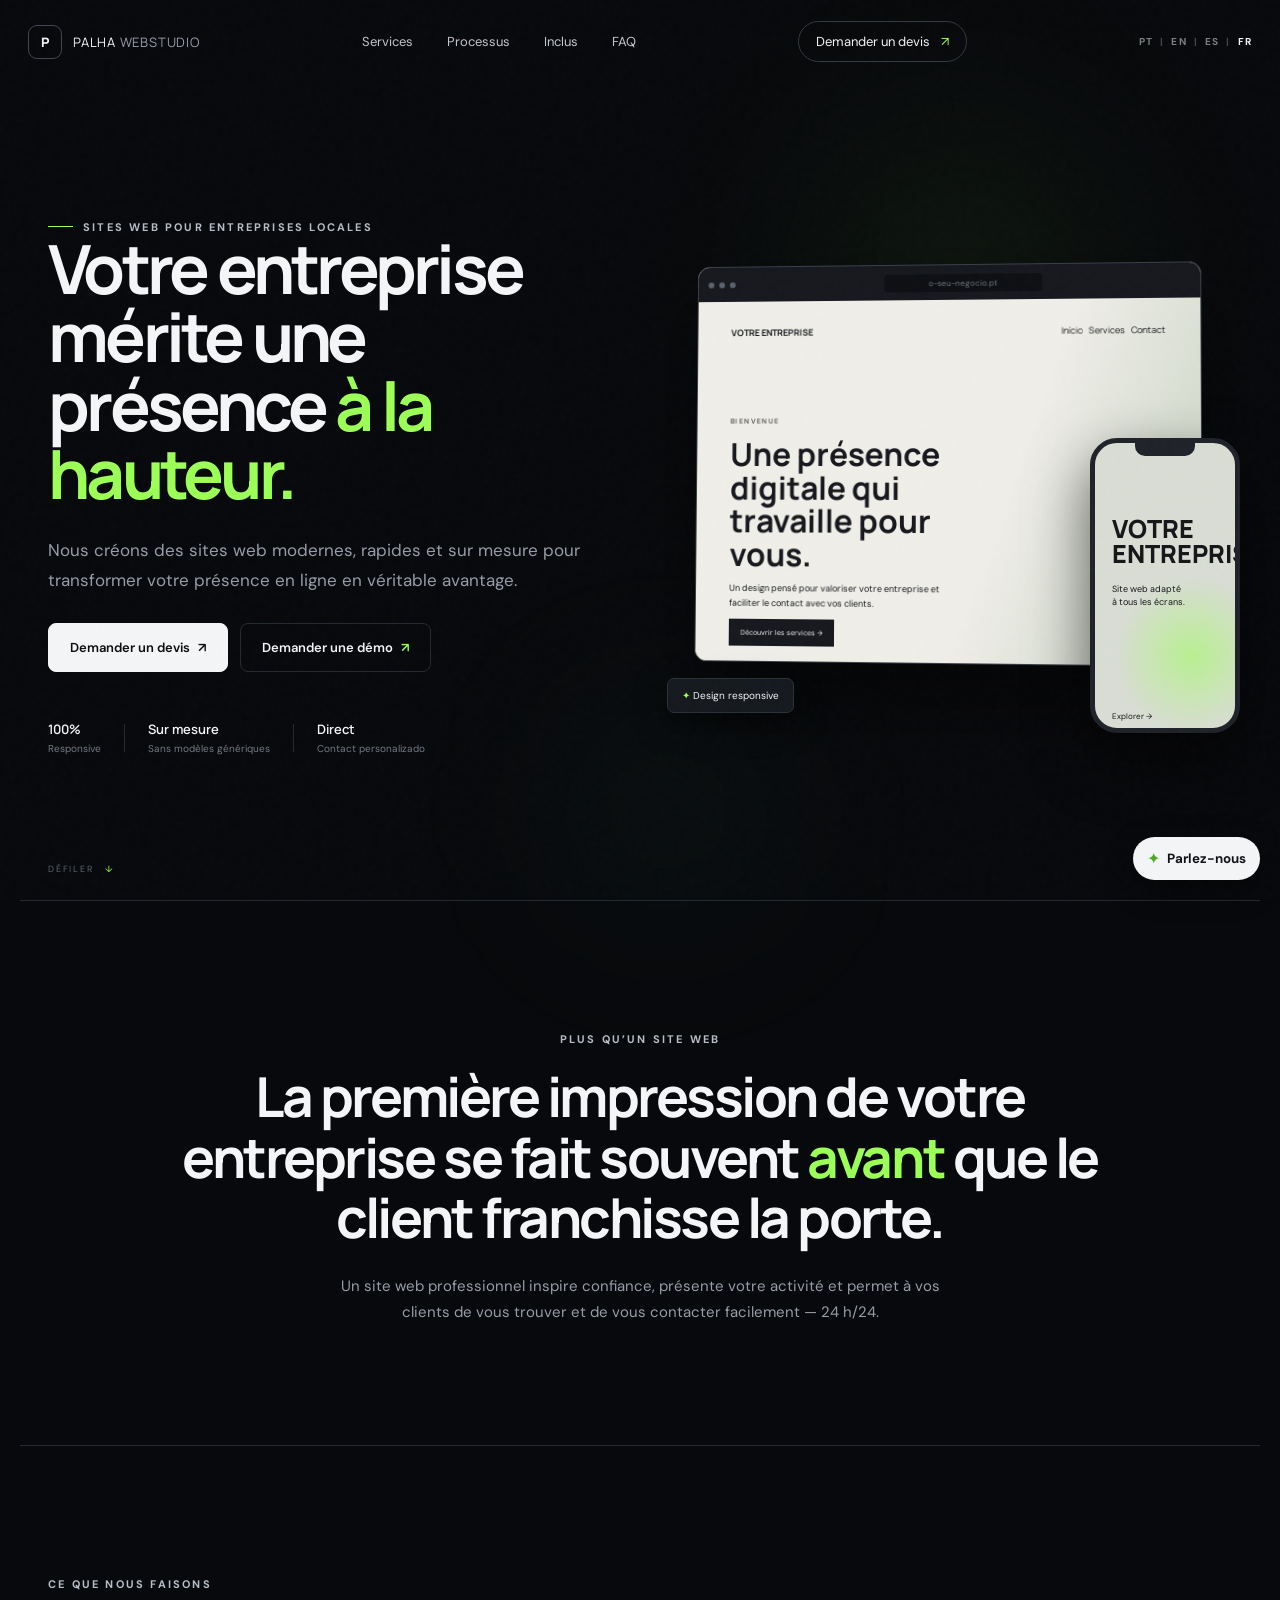
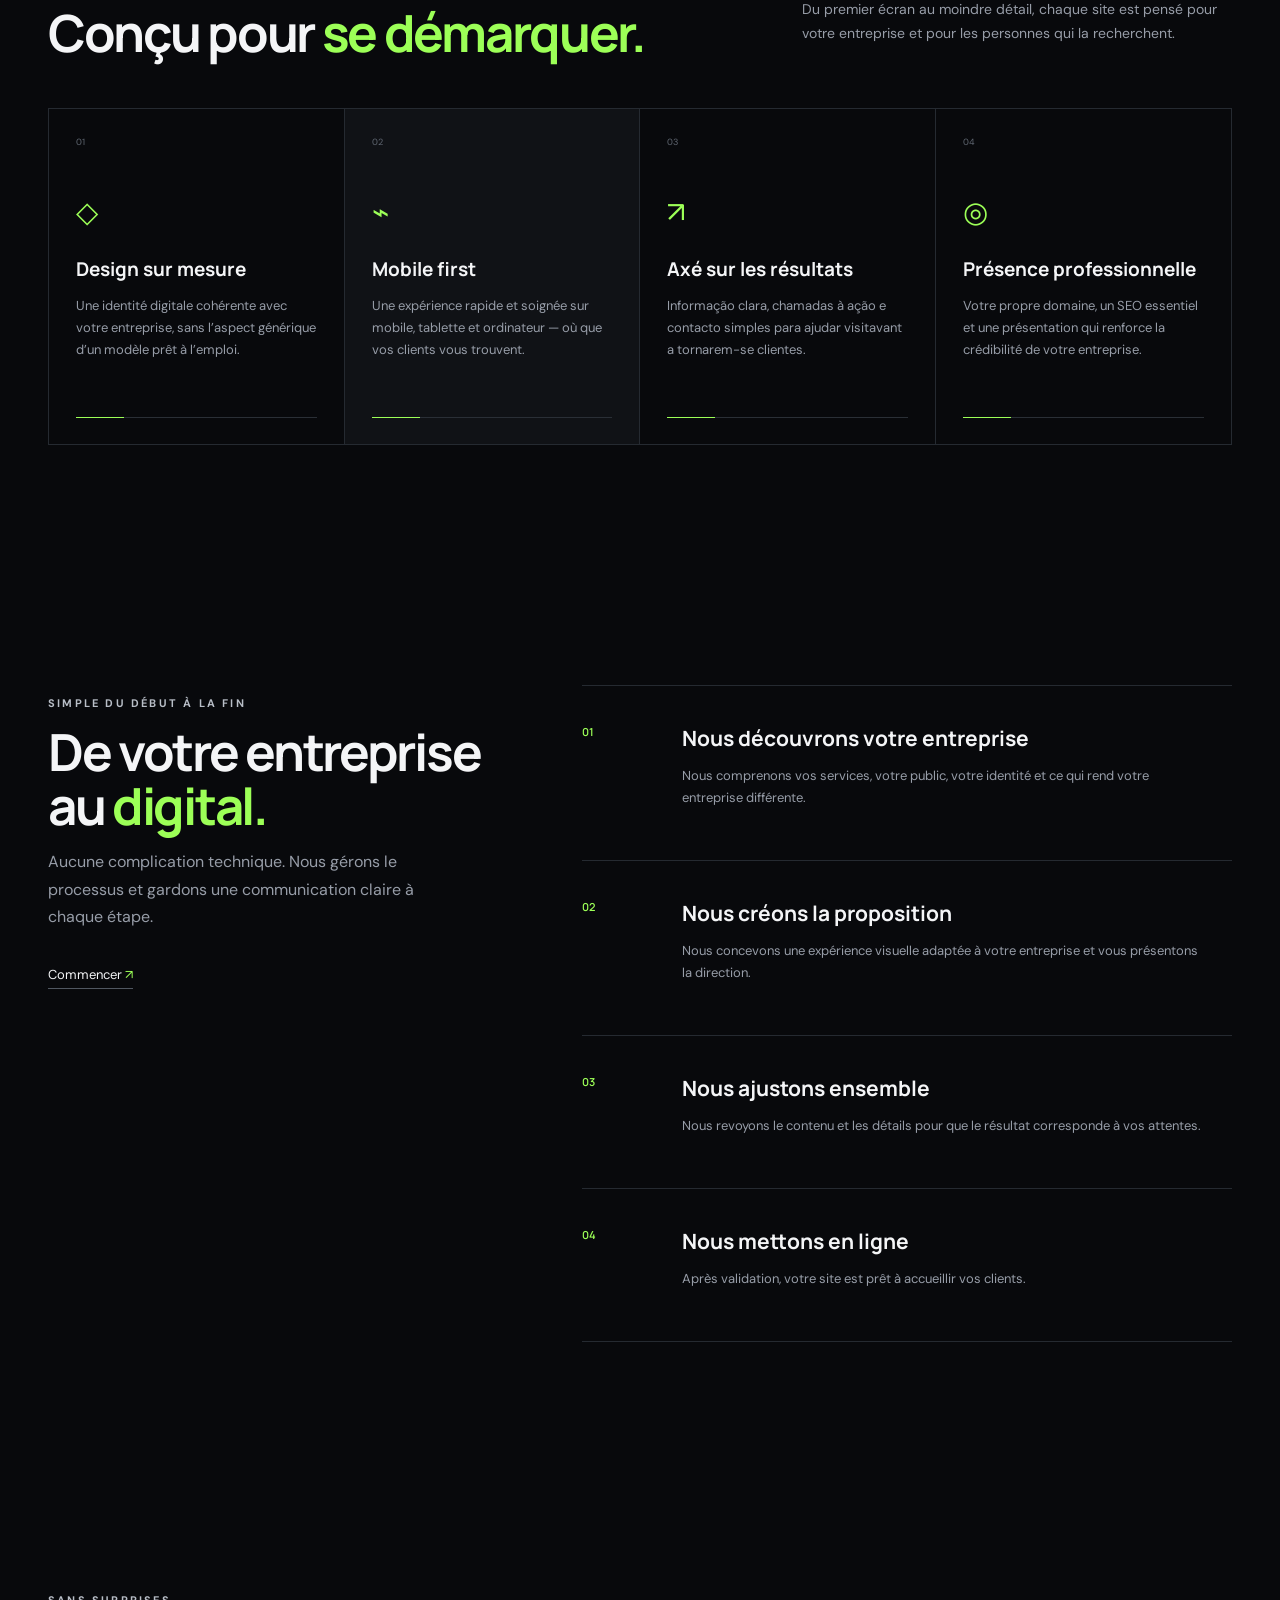
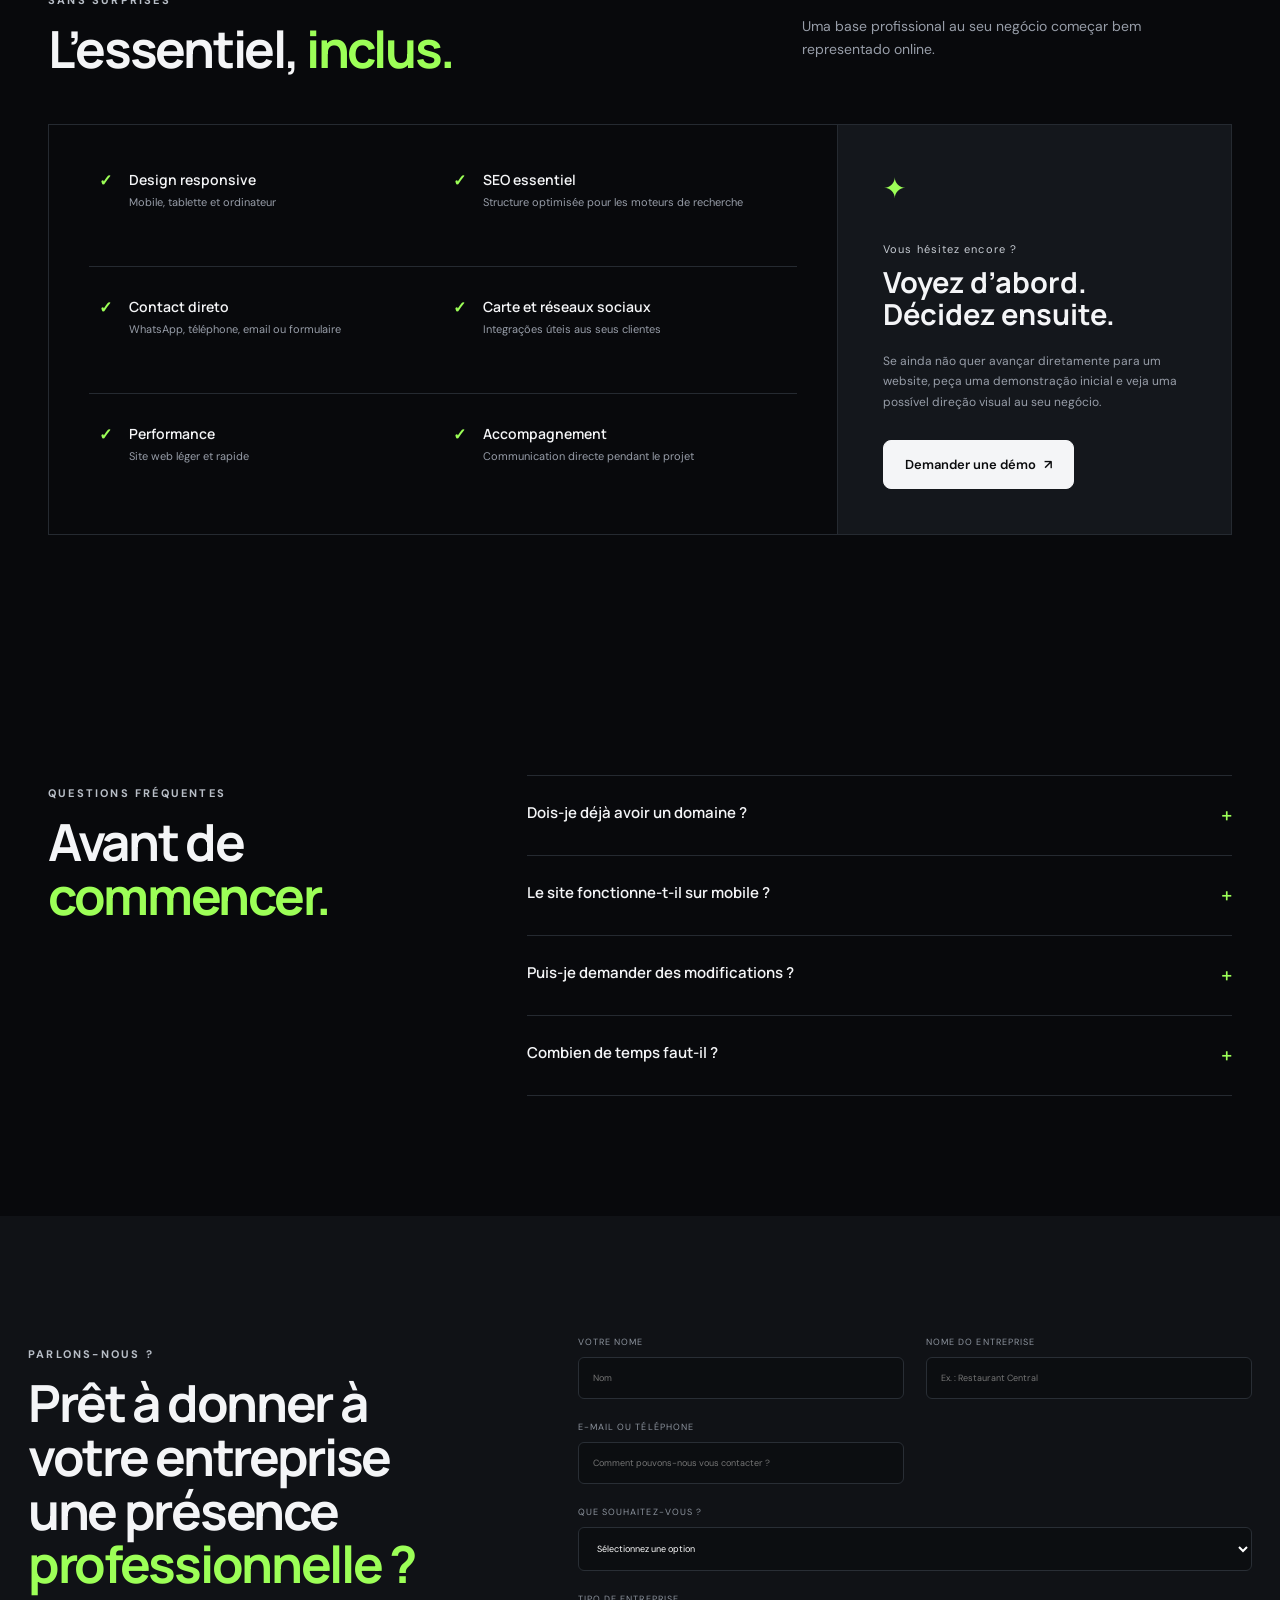
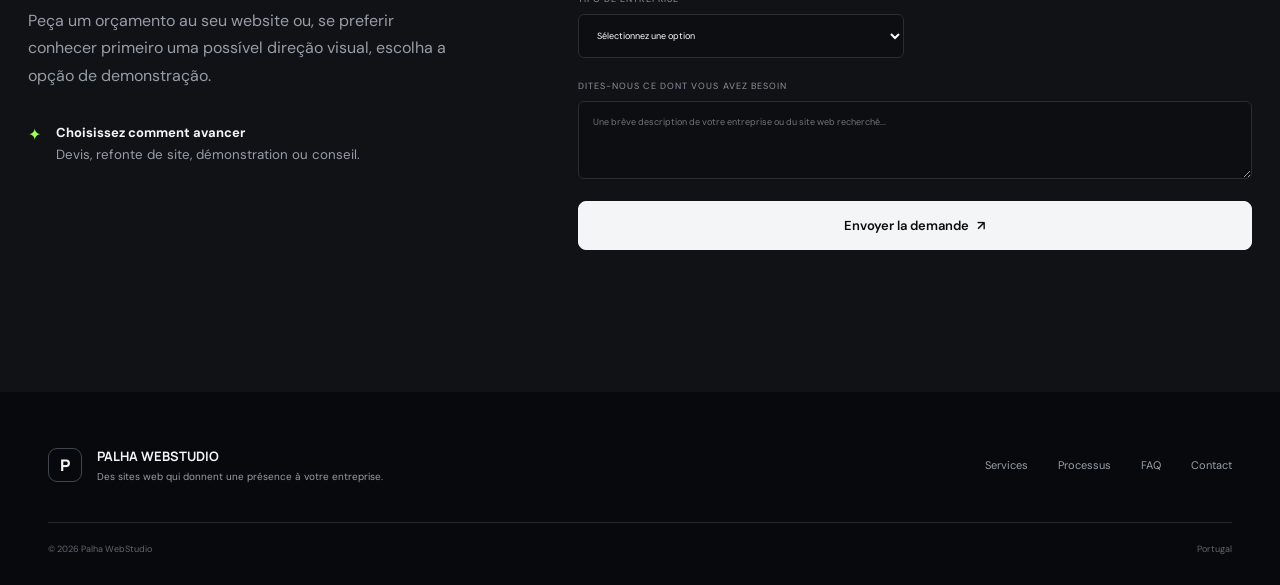
<file: fr/index.html>
<!doctype html>
<html lang="fr">
<head>
  <meta charset="utf-8">
  <meta name="viewport" content="width=device-width, initial-scale=1">

  <title>Création de sites web professionnels | Palha WebStudio</title>

  <meta name="description" content="Création de sites web professionnels pour restaurants, cafés, barbiers, salles de sport et autres entreprises locales au Portugal. Sites web modernes, rapides et adaptés aux mobiles.">

  <meta name="robots" content="index, follow">
  <link rel="canonical" href="https://palhaweb.pt/fr/">

  <meta property="og:title" content="Palha WebStudio | Création de sites web professionnels">
 <meta property="og:description" content="Sites web modernes et professionnels pour les entreprises locales. Demandez une démonstration gratuite et sans engagement.">
  <meta property="og:type" content="website">
  <meta property="og:url" content="https://palhaweb.pt/fr/">
  <meta property="og:image" content="https://palhaweb.pt/palhaweb-preview.png">

  <meta name="twitter:card" content="summary_large_image">
  <meta name="twitter:title" content="Palha WebStudio | Création de sites web professionnels">
  <meta name="twitter:description" content="Création de sites web modernes et professionnels pour les entreprises locales.">
  <meta name="twitter:image" content="https://palhaweb.pt/palhaweb-preview.png">

  <meta name="theme-color" content="#08090c">

  <link rel="icon" href="../favicon.svg" type="image/svg+xml">
  <link rel="stylesheet" href="../style.css">
  <link rel="alternate" hreflang="pt-PT" href="https://palhaweb.pt/">
  <link rel="alternate" hreflang="en" href="https://palhaweb.pt/en/">
  <link rel="alternate" hreflang="es" href="https://palhaweb.pt/es/">
  <link rel="alternate" hreflang="fr" href="https://palhaweb.pt/fr/">
  <link rel="alternate" hreflang="x-default" href="https://palhaweb.pt/">


  <script type="application/ld+json">
  {
    "@context": "https://schema.org",
    "@type": "ProfessionalService",
    "name": "Palha WebStudio",
    "url": "https://palhaweb.pt/",
    "description": "Création de sites web professionnels pour les entreprises locales au Portugal.",
    "areaServed": {
      "@type": "Country",
      "name": "Portugal"
    },
    "serviceType": [
      "Criação de websites",
      "Web design",
      "Desenvolvimento de websites para negócios locais"
    ]
  }
  </script>
  </script>

<!-- Google tag (gtag.js) -->
<script async src="https://www.googletagmanager.com/gtag/js?id=G-YPC4RB14T0"></script>
<script>
  window.dataLayer = window.dataLayer || [];
  function gtag(){dataLayer.push(arguments);}
  gtag('js', new Date());

  gtag('config', 'G-YPC4RB14T0');
</script>

</head>
<body>
  <div class="noise"></div>
  <header class="nav" id="nav">
    <a class="brand" href="#inicio" aria-label="Palha WebStudio">
      <span class="brand-mark">P</span><span>PALHA <b>WEBSTUDIO</b></span>
    </a>
    <nav class="desktop-nav">
      <a href="#servicos">Services</a>
      <a href="#processo">Processus</a>
      <a href="#incluido">Inclus</a>
      <a href="#faq">FAQ</a>
    </nav>
    <a class="nav-cta" href="#contacto">Demander un devis <span>↗</span></a><div class="language-switcher" aria-label="Language"><a href="/">PT</a><span>|</span><a href="/en/">EN</a><span>|</span><a href="/es/">ES</a><span>|</span><a href="/fr/" class="active">FR</a></div>
    <button class="menu" aria-label="Ouvrir le menu" aria-expanded="false"><span></span><span></span></button>
  </header>

  <div class="mobile-nav">
    <a href="#servicos">Services</a><a href="#processo">Processus</a>
    <a href="#incluido">Inclus</a><a href="#faq">FAQ</a><a href="#contacto">Contact</a>
  
  <div class="mobile-language" aria-label="Language"><a href="/">Português</a><a href="/en/">English</a><a href="/es/">Español</a><a href="/fr/" class="active">Français</a></div></div>

  <main>
    <section class="hero" id="inicio">
      <div class="orb orb-a"></div><div class="orb orb-b"></div>
      <div class="hero-copy reveal">
        <div class="eyebrow"><span></span> SITES WEB POUR ENTREPRISES LOCALES</div>
        <h1>Votre entreprise mérite une présence <em>à la hauteur.</em></h1>
        <p>Nous créons des sites web modernes, rapides et sur mesure pour transformer votre présence en ligne en véritable avantage.</p>
        <div class="hero-actions">
          <a class="btn primary" href="#contacto">Demander un devis <span>↗</span></a>
          <a class="btn ghost" href="#demonstracao">Demander une démo <span>↗</span></a>
        </div>
        <div class="trust">
          <div><strong>100%</strong><small>Responsive</small></div>
          <i></i><div><strong>Sur mesure</strong><small>Sans modèles génériques</small></div>
          <i></i><div><strong>Direct</strong><small>Contact personalizado</small></div>
        </div>
      </div>
      <div class="hero-visual reveal">
        <div class="browser">
          <div class="browser-top"><span></span><span></span><span></span><div>o-seu-negocio.pt</div></div>
          <div class="mock">
            <div class="mock-nav"><b>VOTRE ENTREPRISE</b><span>Início &nbsp; Services &nbsp; Contact</span></div>
            <div class="mock-body">
              <small>BIENVENUE</small>
              <h3>Une présence digitale qui travaille pour vous.</h3>
              <p>Un design pensé pour valoriser votre entreprise et faciliter le contact avec vos clients.</p>
              <button>Découvrir les services →</button>
            </div>
          </div>
        </div>
        <div class="phone"><div class="phone-notch"></div><div class="phone-content"><b>VOTRE<br>ENTREPRISE</b><small>Site web adapté<br>à tous les écrans.</small><span>Explorer →</span></div></div>
        <div class="float-tag">✦ Design responsive</div>
      </div>
      <a href="#servicos" class="scroll">DÉFILER <span>↓</span></a>
    </section>

    <section class="statement section">
      <p class="kicker reveal">PLUS QU’UN SITE WEB</p>
      <h2 class="reveal">La première impression de votre entreprise se fait souvent <span>avant</span> que le client franchisse la porte.</h2>
      <p class="statement-copy reveal">Un site web professionnel inspire confiance, présente votre activité et permet à vos clients de vous trouver et de vous contacter facilement — 24 h/24.</p>
    </section>

    <section class="section services" id="servicos">
      <div class="section-head reveal"><div><p class="kicker">CE QUE NOUS FAISONS</p><h2>Conçu pour <span>se démarquer.</span></h2></div><p>Du premier écran au moindre détail, chaque site est pensé pour votre entreprise et pour les personnes qui la recherchent.</p></div>
      <div class="service-grid">
        <article class="service-card reveal"><div class="num">01</div><div class="icon">◇</div><h3>Design sur mesure</h3><p>Une identité digitale cohérente avec votre entreprise, sans l’aspect générique d’un modèle prêt à l’emploi.</p><span class="line"></span></article>
        <article class="service-card featured reveal"><div class="num">02</div><div class="icon">⌁</div><h3>Mobile first</h3><p>Une expérience rapide et soignée sur mobile, tablette et ordinateur — où que vos clients vous trouvent.</p><span class="line"></span></article>
        <article class="service-card reveal"><div class="num">03</div><div class="icon">↗</div><h3>Axé sur les résultats</h3><p>Informação clara, chamadas à ação e contacto simples para ajudar visitavant a tornarem-se clientes.</p><span class="line"></span></article>
        <article class="service-card reveal"><div class="num">04</div><div class="icon">◎</div><h3>Présence professionnelle</h3><p>Votre propre domaine, un SEO essentiel et une présentation qui renforce la crédibilité de votre entreprise.</p><span class="line"></span></article>
      </div>
    </section>

    <section class="section process" id="processo">
      <div class="process-intro reveal"><p class="kicker">SIMPLE DU DÉBUT À LA FIN</p><h2>De votre entreprise<br>au <span>digital.</span></h2><p>Aucune complication technique. Nous gérons le processus et gardons une communication claire à chaque étape.</p><a href="#contacto">Commencer <span>↗</span></a></div>
      <div class="steps">
        <article class="step reveal"><div class="step-no">01</div><div><h3>Nous découvrons votre entreprise</h3><p>Nous comprenons vos services, votre public, votre identité et ce qui rend votre entreprise différente.</p></div></article>
        <article class="step reveal"><div class="step-no">02</div><div><h3>Nous créons la proposition</h3><p>Nous concevons une expérience visuelle adaptée à votre entreprise et vous présentons la direction.</p></div></article>
        <article class="step reveal"><div class="step-no">03</div><div><h3>Nous ajustons ensemble</h3><p>Nous revoyons le contenu et les détails pour que le résultat corresponde à vos attentes.</p></div></article>
        <article class="step reveal"><div class="step-no">04</div><div><h3>Nous mettons en ligne</h3><p>Après validation, votre site est prêt à accueillir vos clients.</p></div></article>
      </div>
    </section>

    <section class="section included" id="incluido">
      <div class="section-head reveal"><div><p class="kicker">SANS SURPRISES</p><h2>L’essentiel, <span>inclus.</span></h2></div><p>Uma base profissional au seu negócio começar bem representado online.</p></div>
      <div class="include-wrap reveal">
        <div class="include-main">
          <div class="check"><b>✓</b><span><strong>Design responsive</strong><small>Mobile, tablette et ordinateur</small></span></div>
          <div class="check"><b>✓</b><span><strong>SEO essentiel</strong><small>Structure optimisée pour les moteurs de recherche</small></span></div>
          <div class="check"><b>✓</b><span><strong>Contact direto</strong><small>WhatsApp, téléphone, email ou formulaire</small></span></div>
          <div class="check"><b>✓</b><span><strong>Carte et réseaux sociaux</strong><small>Integrações úteis aus seus clientes</small></span></div>
          <div class="check"><b>✓</b><span><strong>Performance</strong><small>Site web léger et rapide</small></span></div>
          <div class="check"><b>✓</b><span><strong>Accompagnement</strong><small>Communication directe pendant le projet</small></span></div>
        </div>
        <aside id="demonstracao"><span class="spark">✦</span><p>Vous hésitez encore ?</p><h3>Voyez d’abord.<br>Décidez ensuite.</h3><p class="muted">Se ainda não quer avançar diretamente para um website, peça uma demonstração inicial e veja uma possível direção visual au seu negócio.</p><a class="btn primary" href="#contacto">Demander une démo <span>↗</span></a></aside>
      </div>
    </section>

    <section class="section faq" id="faq">
      <div class="faq-title reveal"><p class="kicker">QUESTIONS FRÉQUENTES</p><h2>Avant de<br><span>commencer.</span></h2></div>
      <div class="accordion">
        <details class="reveal"><summary>Dois-je déjà avoir un domaine ?<span>+</span></summary><p>Non. Nous pouvons vous guider pour configurer le domaine adapté à votre entreprise.</p></details>
        <details class="reveal"><summary>Le site fonctionne-t-il sur mobile ?<span>+</span></summary><p>Oui. Tous les sites sont conçus pour s’adapter aux mobiles, tablettes et ordinateurs.</p></details>
        <details class="reveal"><summary>Puis-je demander des modifications ?<span>+</span></summary><p>Oui. Avant la mise en ligne, nous revoyons avec vous le contenu et les principaux détails du site.</p></details>
        <details class="reveal"><summary>Combien de temps faut-il ?<span>+</span></summary><p>Cela dépend de la taille et des fonctionnalités du projet. Une fois vos besoins définis, nous vous indiquons un délai précis.</p></details>
      </div>
    </section>

    <section class="contact section" id="contacto">
      <div class="contact-copy reveal">
        <p class="kicker">PARLONS-NOUS ?</p>
        <h2>Prêt à donner à votre entreprise une présence <span>professionnelle ?</span></h2>
        <p>Peça um orçamento au seu website ou, se preferir conhecer primeiro uma possível direção visual, escolha a opção de demonstração.</p>
        <div class="contact-note"><span>✦</span><p><strong>Choisissez comment avancer</strong><small>Devis, refonte de site, démonstration ou conseil.</small></p></div>
      </div>
     <form class="contact-form reveal" id="leadForm" action="https://formspree.io/f/mjgndrgn" method="POST">
        <label>VOTRE NOME<input name="nome" required placeholder="Nom"></label>
        <label>NOME DO ENTREPRISE<input name="negocio" required placeholder="Ex. : Restaurant Central"></label>
        <label>E-MAIL OU TÉLÉPHONE<input name="contacto" required placeholder="Comment pouvons-nous vous contacter ?"></label>
        <label class="full">QUE SOUHAITEZ-VOUS ?
          <select name="objetivo" required>
            <option value="">Sélectionnez une option</option>
            <option>Je souhaite créer un site web</option>
            <option>Je souhaite refaire mon site web actuel</option>
            <option>Je souhaite d’abord une démonstration</option>
            <option>Je ne sais pas encore / je souhaite des conseils</option>
          </select>
        </label>
        <label>TIPO DE ENTREPRISE<select name="tipo"><option>Sélectionnez une option</option><option>Restaurant / Café</option><option>Barbier / Coiffeur</option><option>Salle de sport / Fitness</option><option>Hébergement / Tourisme</option><option>Services</option><option>Autre</option></select></label>
        <label class="full">DITES-NOUS CE DONT VOUS AVEZ BESOIN<textarea name="mensagem" rows="4" placeholder="Une brève description de votre entreprise ou du site web recherché..."></textarea></label>
        <button class="btn primary full" type="submit">Envoyer la demande <span>↗</span></button>
        <p class="form-status full" id="formStatus"></p>
      </form>
    </section>
  </main>

  <footer>
    <div class="footer-brand"><span class="brand-mark">P</span><div><strong>PALHA WEBSTUDIO</strong><small>Des sites web qui donnent une présence à votre entreprise.</small></div></div>
    <div class="footer-links"><a href="#servicos">Services</a><a href="#processo">Processus</a><a href="#faq">FAQ</a><a href="#contacto">Contact</a></div>
    <div class="footer-bottom"><span>© <span id="year"></span> Palha WebStudio</span><span>Portugal</span></div>
  </footer>

  <a class="whatsapp" href="#contacto" aria-label="Contactar"><span>✦</span><small>Parlez-nous</small></a>
  <script src="../script.js"></script>
</body>
</html>
</file>
<file: style.css>
@import url('https://fonts.googleapis.com/css2?family=DM+Sans:wght@400;500;600;700&family=Manrope:wght@400;500;600;700;800&display=swap');
:root{--bg:#08090c;--panel:#101216;--panel2:#14171c;--text:#f4f5f7;--muted:#979da8;--line:#252a31;--accent:#9cff57;--accent2:#5ae0a0;--max:1240px}
*{box-sizing:border-box}html{scroll-behavior:smooth}body{margin:0;background:var(--bg);color:var(--text);font-family:"DM Sans",sans-serif;overflow-x:hidden}a{color:inherit;text-decoration:none}button,input,select,textarea{font:inherit}.noise{position:fixed;inset:0;pointer-events:none;opacity:.025;z-index:99;background-image:url("data:image/svg+xml,%3Csvg viewBox='0 0 180 180' xmlns='http://www.w3.org/2000/svg'%3E%3Cfilter id='n'%3E%3CfeTurbulence type='fractalNoise' baseFrequency='.8' numOctaves='4' stitchTiles='stitch'/%3E%3C/filter%3E%3Crect width='100%25' height='100%25' filter='url(%23n)' opacity='.7'/%3E%3C/svg%3E")}
.nav{height:84px;position:fixed;z-index:50;top:0;left:0;right:0;display:flex;align-items:center;justify-content:space-between;padding:0 max(28px,calc((100vw - var(--max))/2));border-bottom:1px solid transparent;transition:.3s}.nav.scrolled{height:70px;background:rgba(8,9,12,.88);backdrop-filter:blur(18px);border-color:var(--line)}.brand{display:flex;align-items:center;gap:11px;font-family:Manrope;font-size:13px;letter-spacing:.06em}.brand b{font-weight:400;color:var(--muted)}.brand-mark{width:34px;height:34px;border:1px solid #40464f;display:grid;place-items:center;border-radius:9px;font-weight:800;font-family:Manrope}.desktop-nav{display:flex;gap:34px;font-size:13px;color:#c3c7cd}.desktop-nav a:hover{color:var(--accent)}.nav-cta{font-size:13px;border:1px solid #343a43;border-radius:50px;padding:11px 17px}.nav-cta span,.btn span{color:var(--accent);margin-left:8px}.menu{display:none;background:none;border:0}.mobile-nav{display:none}
.hero{min-height:100vh;max-width:var(--max);margin:auto;padding:150px 28px 75px;display:grid;grid-template-columns:1.04fr .96fr;gap:60px;align-items:center;position:relative}.eyebrow,.kicker{font-size:11px;font-weight:700;letter-spacing:.2em;color:#b8bec7}.eyebrow{display:flex;align-items:center;gap:10px}.eyebrow span{width:25px;height:1px;background:var(--accent)}h1,h2,h3{font-family:Manrope,sans-serif;margin:0}h1{font-size:clamp(50px,5.3vw,79px);line-height:1.01;letter-spacing:-.055em;max-width:750px}h1 em,h2 span{font-style:normal;color:var(--accent)}.hero-copy>p{font-size:17px;line-height:1.75;color:var(--muted);max-width:590px;margin:28px 0}.hero-actions{display:flex;gap:12px}.btn{display:inline-flex;align-items:center;justify-content:center;border:1px solid var(--line);padding:15px 21px;border-radius:8px;font-weight:600;font-size:13px;cursor:pointer}.btn.primary{background:var(--text);color:#0b0c0e;border-color:var(--text)}.btn.primary span{color:#0b0c0e}.btn.primary:hover{background:var(--accent);border-color:var(--accent)}.btn.ghost:hover{border-color:#69717d}.trust{display:flex;align-items:center;gap:23px;margin-top:48px}.trust div{display:flex;flex-direction:column}.trust strong{font:600 13px Manrope}.trust small{font-size:10px;color:#737a84;margin-top:4px}.trust i{height:28px;width:1px;background:var(--line)}
.hero-visual{position:relative;height:520px}.browser{position:absolute;left:0;top:35px;width:94%;height:400px;background:#e8e5dd;border:1px solid #3a4048;border-radius:12px;overflow:hidden;transform:perspective(1200px) rotateY(-4deg) rotateX(2deg);box-shadow:0 35px 80px #0008}.browser-top{height:35px;background:#17191e;display:flex;align-items:center;gap:5px;padding:0 10px}.browser-top>span{width:6px;height:6px;border-radius:50%;background:#5c626c}.browser-top div{margin:auto;color:#727985;background:#0e1013;padding:4px 45px;border-radius:4px;font-size:8px}.mock{height:calc(100% - 35px);color:#17191e;padding:25px 34px;background:linear-gradient(110deg,#efeee8 60%,#c9d3c3)}.mock-nav{display:flex;justify-content:space-between;font:9px Manrope}.mock-nav span{font-weight:400}.mock-body{width:66%;padding-top:70px}.mock-body small{font-size:7px;letter-spacing:.2em}.mock-body h3{font-size:32px;line-height:1.05;margin:10px 0}.mock-body p{font-size:9px;line-height:1.6;width:85%}.mock-body button{border:0;background:#17191e;color:white;padding:9px 12px;font-size:7px}.phone{position:absolute;right:-8px;bottom:15px;width:150px;height:295px;border:5px solid #202329;border-radius:27px;background:#d9ddd4;box-shadow:0 25px 60px #0009;color:#151719;overflow:hidden}.phone-notch{width:60px;height:13px;background:#202329;border-radius:0 0 10px 10px;margin:auto}.phone-content{padding:60px 17px 20px;display:flex;flex-direction:column;height:100%;background:radial-gradient(circle at 70% 70%,#9cff5788,transparent 35%)}.phone-content b{font:800 25px/1 Manrope}.phone-content small{font-size:9px;margin-top:17px;line-height:1.5}.phone-content span{font-size:8px;margin-top:auto}.float-tag{position:absolute;left:-25px;bottom:35px;padding:10px 14px;background:#16191e;border:1px solid #2c323a;border-radius:7px;font-size:10px;box-shadow:0 10px 30px #0008}.float-tag::first-letter{color:var(--accent)}.orb{position:absolute;border-radius:50%;filter:blur(100px);pointer-events:none}.orb-a{width:280px;height:280px;background:#83ff4a12;right:13%;top:15%}.orb-b{width:180px;height:180px;background:#53e3a011;left:45%;bottom:0}.scroll{position:absolute;bottom:25px;left:28px;font-size:9px;letter-spacing:.2em;color:#5e6570}.scroll span{color:var(--accent);margin-left:8px}
.section{max-width:var(--max);margin:auto;padding:120px 28px}.statement{text-align:center;border-top:1px solid var(--line);border-bottom:1px solid var(--line)}.statement h2{font-size:clamp(35px,4.3vw,61px);letter-spacing:-.045em;line-height:1.1;max-width:1000px;margin:20px auto}.statement-copy{max-width:650px;margin:25px auto 0;color:var(--muted);line-height:1.75;font-size:15px}.section-head{display:flex;align-items:end;justify-content:space-between;margin-bottom:48px}.section-head h2,.process h2,.included h2,.faq h2,.contact h2{font-size:clamp(38px,4vw,58px);letter-spacing:-.045em;line-height:1.05;margin-top:15px}.section-head>p{max-width:430px;color:var(--muted);line-height:1.7;font-size:14px}.service-grid{display:grid;grid-template-columns:repeat(4,1fr);border:1px solid var(--line)}.service-card{min-height:335px;padding:27px;position:relative;border-right:1px solid var(--line);transition:.3s}.service-card:last-child{border:0}.service-card:hover,.service-card.featured{background:var(--panel)}.service-card .num{font-size:9px;color:#606772}.service-card .icon{font-size:29px;color:var(--accent);margin:45px 0 25px}.service-card h3{font-size:19px}.service-card p{color:var(--muted);font-size:13px;line-height:1.7}.service-card .line{position:absolute;left:27px;right:27px;bottom:26px;height:1px;background:#2a2f36}.service-card .line:after{content:"";display:block;width:20%;height:1px;background:var(--accent);transition:.3s}.service-card:hover .line:after{width:100%}
.process{display:grid;grid-template-columns:.8fr 1.2fr;gap:100px}.process-intro{position:sticky;top:130px;align-self:start}.process-intro>p:not(.kicker){color:var(--muted);line-height:1.7;max-width:390px}.process-intro>a{display:inline-block;margin-top:20px;border-bottom:1px solid #505761;padding-bottom:5px;font-size:13px}.process-intro>a span{color:var(--accent)}.step{display:grid;grid-template-columns:80px 1fr;gap:20px;padding:38px 0;border-top:1px solid var(--line)}.step:last-child{border-bottom:1px solid var(--line)}.step-no{font:600 11px Manrope;color:var(--accent)}.step h3{font-size:21px}.step p{color:var(--muted);line-height:1.7;font-size:13px;max-width:520px}
.include-wrap{display:grid;grid-template-columns:1.4fr .7fr;border:1px solid var(--line)}.include-main{display:grid;grid-template-columns:1fr 1fr;padding:15px 40px}.check{display:flex;gap:17px;padding:30px 10px;border-bottom:1px solid var(--line)}.check:nth-last-child(-n+2){border-bottom:0}.check b{color:var(--accent)}.check span{display:flex;flex-direction:column}.check strong{font:600 14px Manrope}.check small{color:var(--muted);font-size:11px;margin-top:6px}.include-wrap aside{padding:45px;background:var(--panel2);border-left:1px solid var(--line)}.spark{font-size:28px;color:var(--accent)}.include-wrap aside>p:not(.muted){font-size:11px;letter-spacing:.1em;color:#c7ccd3;margin-top:35px}.include-wrap aside h3{font-size:29px;line-height:1.1}.include-wrap aside .muted{font-size:12px;color:var(--muted);line-height:1.7;margin:20px 0 28px}
.faq{display:grid;grid-template-columns:.7fr 1.3fr;gap:100px}.accordion details{border-top:1px solid var(--line);padding:0}.accordion details:last-child{border-bottom:1px solid var(--line)}summary{list-style:none;padding:26px 0;cursor:pointer;font:600 15px Manrope;display:flex;justify-content:space-between}summary::-webkit-details-marker{display:none}summary span{color:var(--accent);font-size:20px}.accordion p{color:var(--muted);font-size:13px;line-height:1.7;max-width:600px;margin:-8px 0 25px}
.contact{max-width:none;padding-left:max(28px,calc((100vw - var(--max))/2));padding-right:max(28px,calc((100vw - var(--max))/2));background:var(--panel);display:grid;grid-template-columns:.8fr 1.2fr;gap:100px}.contact-copy>p:not(.kicker){color:var(--muted);line-height:1.7;max-width:430px}.contact-note{display:flex;gap:15px;margin-top:35px}.contact-note>span{color:var(--accent)}.contact-note p{margin:0;display:flex;flex-direction:column}.contact-note strong{font-size:13px}.contact-note small{color:var(--muted);margin-top:5px}.contact-form{display:grid;grid-template-columns:1fr 1fr;gap:22px}.contact-form label{font-size:9px;letter-spacing:.12em;color:#8d949e}.contact-form input,.contact-form select,.contact-form textarea{width:100%;display:block;margin-top:9px;background:#0c0e11;border:1px solid #292e35;color:white;border-radius:6px;padding:14px;outline:none}.contact-form input:focus,.contact-form select:focus,.contact-form textarea:focus{border-color:#68717d}.full{grid-column:1/-1}.contact-form button{width:100%}.form-status{font-size:12px;color:var(--accent);margin:0}
footer{max-width:var(--max);margin:auto;padding:55px 28px 30px}.footer-brand{display:flex;gap:15px;align-items:center}.footer-brand div{display:flex;flex-direction:column}.footer-brand strong{font:700 13px Manrope}.footer-brand small{color:var(--muted);font-size:10px;margin-top:5px}.footer-links{display:flex;gap:30px;justify-content:flex-end;margin-top:-25px;font-size:11px;color:#9aa1ab}.footer-bottom{border-top:1px solid var(--line);margin-top:50px;padding-top:20px;display:flex;justify-content:space-between;color:#606772;font-size:9px}.whatsapp{position:fixed;right:20px;bottom:20px;z-index:40;background:#f4f5f7;color:#101216;padding:11px 14px;border-radius:50px;box-shadow:0 10px 30px #0006;display:flex;gap:7px;align-items:center}.whatsapp span{color:#50a929}.whatsapp small{font-weight:700}.reveal{opacity:0;transform:translateY(20px);transition:opacity .7s ease,transform .7s ease}.reveal.visible{opacity:1;transform:none}
@media(max-width:900px){.desktop-nav,.nav-cta{display:none}.menu{display:block;width:36px;height:36px}.menu span{display:block;width:20px;height:1px;background:white;margin:6px}.mobile-nav{position:fixed;z-index:45;top:70px;left:0;right:0;background:#0b0d10;padding:25px 28px;border-bottom:1px solid var(--line);flex-direction:column;gap:20px}.mobile-nav.open{display:flex}.hero{grid-template-columns:1fr;padding-top:130px}.hero-visual{height:420px;max-width:600px;width:100%;margin:auto}.browser{height:340px}.mock-body{padding-top:50px}.mock-body h3{font-size:25px}.phone{width:125px;height:245px}.phone-content{padding-top:45px}.service-grid{grid-template-columns:1fr 1fr}.service-card:nth-child(2){border-right:0}.service-card:nth-child(-n+2){border-bottom:1px solid var(--line)}.process,.faq,.contact{grid-template-columns:1fr;gap:60px}.process-intro{position:static}.include-wrap{grid-template-columns:1fr}.include-wrap aside{border-left:0;border-top:1px solid var(--line)}}
@media(max-width:600px){.nav{padding:0 18px}.hero,.section{padding-left:20px;padding-right:20px}.hero{padding-top:115px}.hero-copy>p{font-size:15px}.hero-actions{flex-direction:column;align-items:stretch}.trust{gap:12px;justify-content:space-between}.trust small{font-size:8px}.hero-visual{height:330px}.browser{height:260px;width:96%}.mock{padding:16px}.mock-nav span{display:none}.mock-body{padding-top:32px;width:72%}.mock-body h3{font-size:19px}.mock-body p{font-size:7px}.phone{width:98px;height:195px;right:-3px}.phone-content{padding:32px 10px 12px}.phone-content b{font-size:17px}.phone-content small{font-size:7px}.float-tag{left:5px;bottom:18px}.scroll{display:none}.section{padding-top:85px;padding-bottom:85px}.section-head{display:block}.section-head>p{margin-top:20px}.service-grid{grid-template-columns:1fr}.service-card{border-right:0!important;border-bottom:1px solid var(--line)!important;min-height:270px}.service-card:last-child{border-bottom:0!important}.service-card .icon{margin:30px 0 20px}.process{gap:45px}.include-main{grid-template-columns:1fr;padding:10px 20px}.check{border-bottom:1px solid var(--line)!important}.check:last-child{border-bottom:0!important}.faq{gap:40px}.contact{padding-left:20px;padding-right:20px}.contact-form{grid-template-columns:1fr}.contact-form label{grid-column:1}.footer-links{justify-content:flex-start;flex-wrap:wrap;margin-top:35px}.whatsapp small{display:none}.whatsapp{width:43px;height:43px;justify-content:center;padding:0}}

/* Multilingual navigation */
.language-switcher{
  display:flex;
  align-items:center;
  gap:7px;
  margin-left:10px;
  font-size:10px;
  letter-spacing:.12em;
  font-weight:700;
  white-space:nowrap;
}
.language-switcher a{
  color:inherit;
  text-decoration:none;
  opacity:.5;
  transition:opacity .2s ease;
}
.language-switcher a:hover,
.language-switcher a.active{opacity:1}
.language-switcher span{opacity:.25}
.mobile-language{
  display:none;
  padding:16px 24px 24px;
  gap:18px;
  flex-wrap:wrap;
}
.mobile-language a{
  color:inherit;
  text-decoration:none;
  opacity:.55;
  font-size:12px;
  letter-spacing:.08em;
  font-weight:700;
}
.mobile-language a.active{opacity:1}
@media(max-width:900px){
  .language-switcher{display:none}
  .mobile-language{display:flex}
}
</file>
